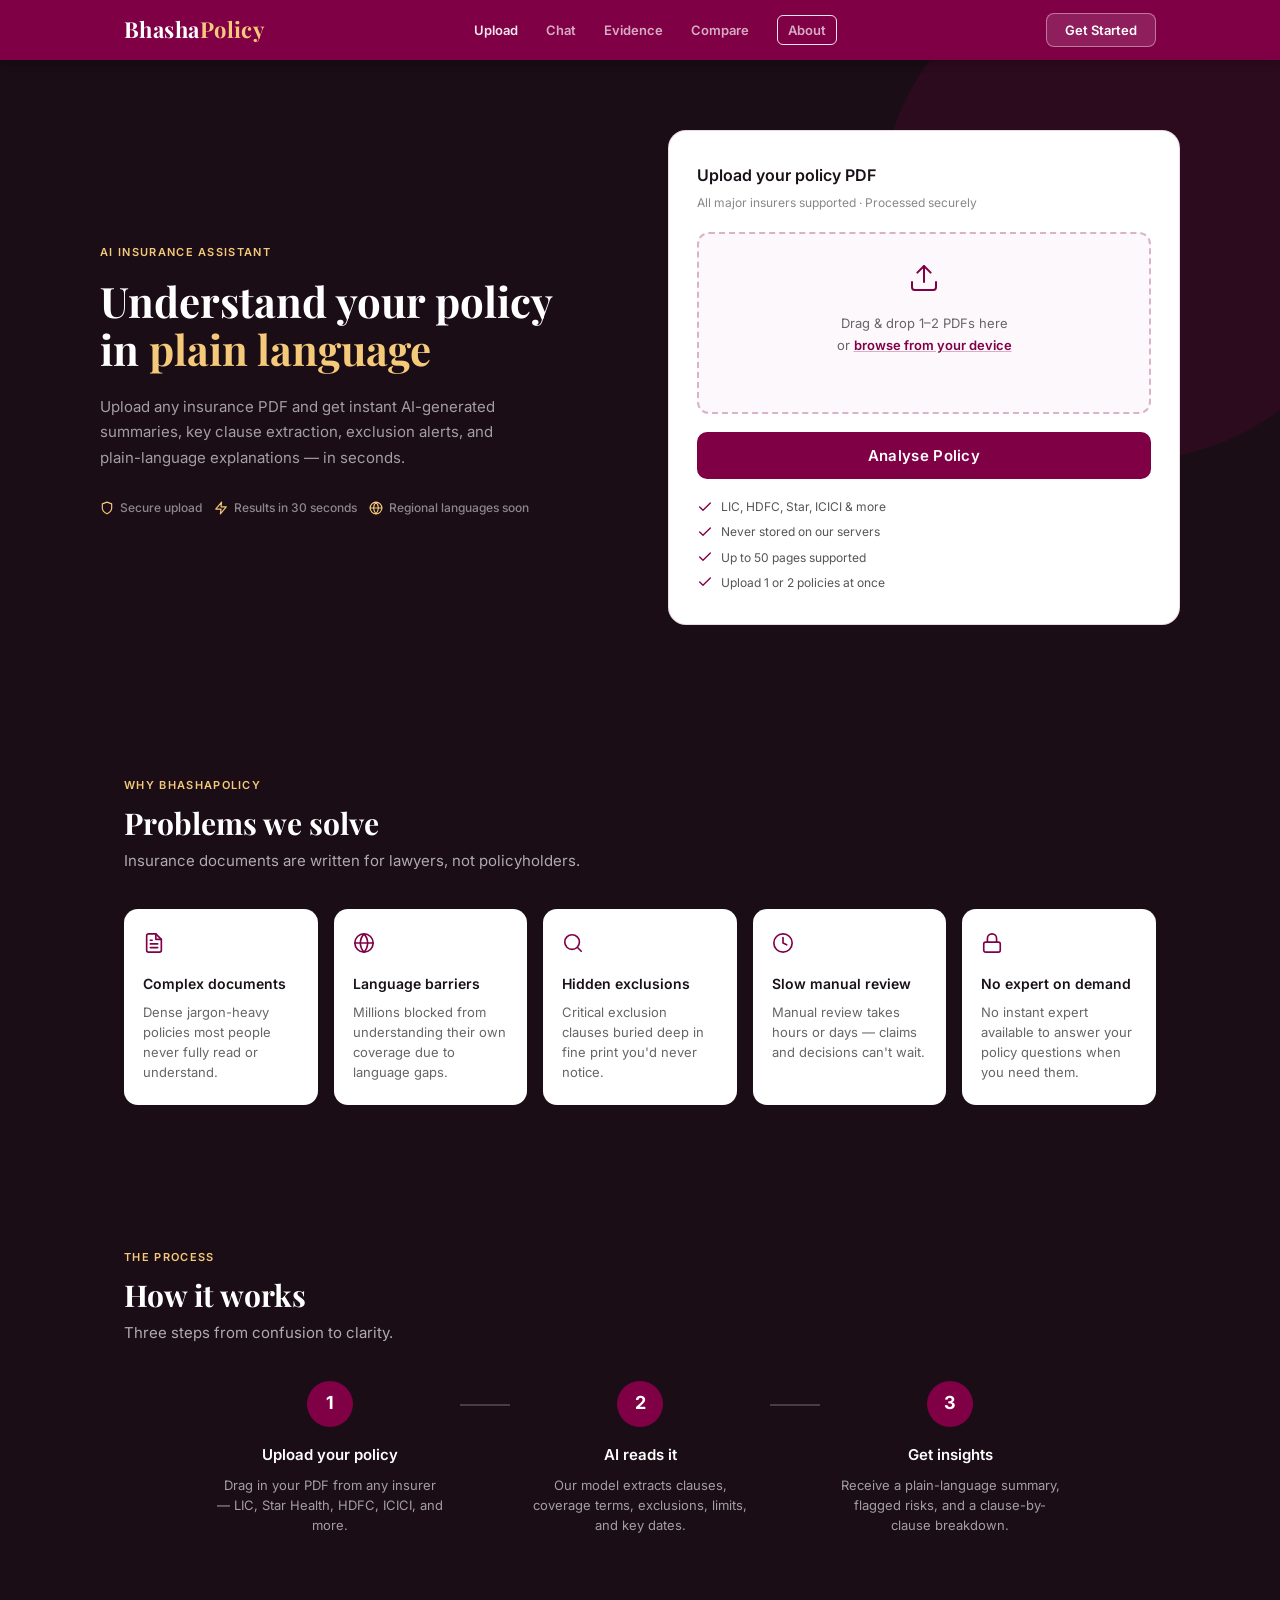
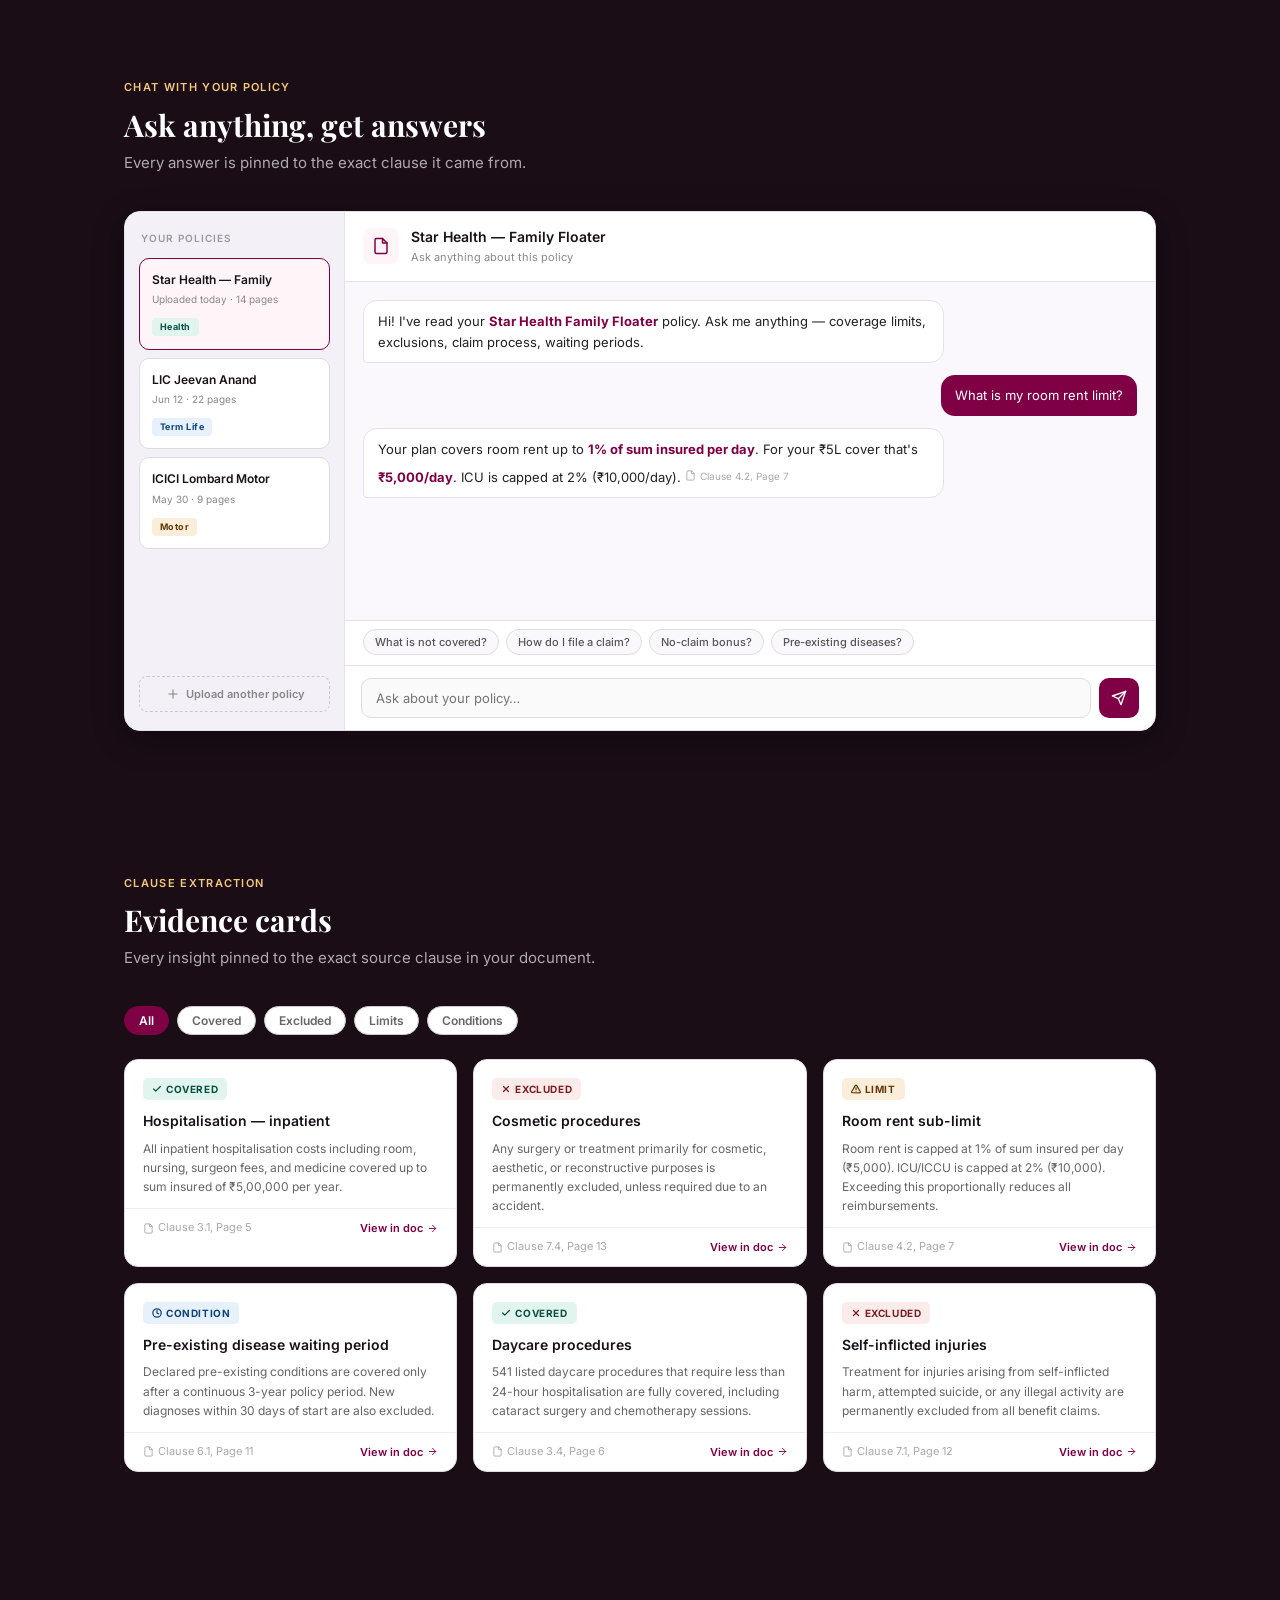
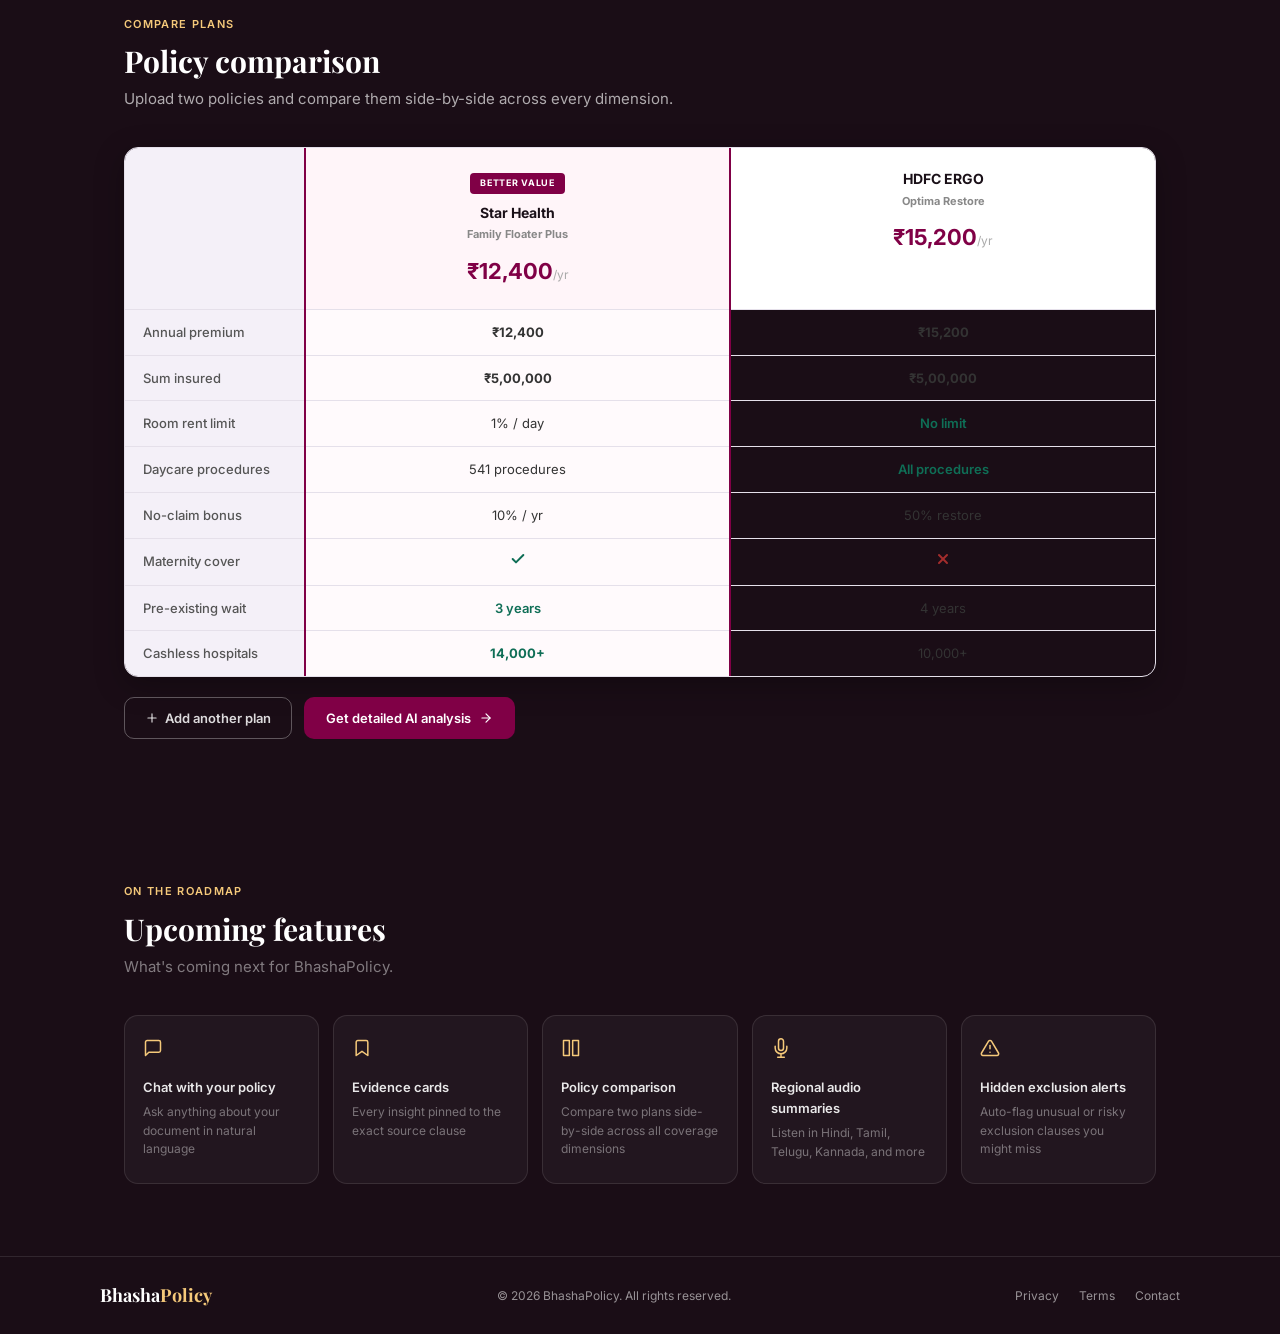
<file: index.html>
<!DOCTYPE html>
<html lang="en">
<head>
  <meta charset="UTF-8">
  <meta name="viewport" content="width=device-width, initial-scale=1.0">
  <title>BhashaPolicy — AI Insurance Assistant</title>
  <link rel="preconnect" href="https://fonts.googleapis.com">
  <link rel="preconnect" href="https://fonts.gstatic.com" crossorigin>
  <link href="https://fonts.googleapis.com/css2?family=Playfair+Display:wght@600;700&family=Inter:wght@400;500;600&display=swap" rel="stylesheet">
  <link rel="stylesheet" href="style.css">
</head>
<body>

  <!-- ───────────── HEADER ───────────── -->
  <header class="header">
    <div class="header-inner">
      <div class="logo">Bhasha<span>Policy</span></div>
      <nav class="nav">
        <a href="#upload-section" class="nav-link">Upload</a>
        <a href="#chat-section" class="nav-link">Chat</a>
        <a href="#evidence-section" class="nav-link">Evidence</a>
        <a href="#compare-section" class="nav-link">Compare</a>
        <a href="#" class="nav-link">About</a>
      </nav>
      <button class="nav-cta" onclick="document.getElementById('upload-section').scrollIntoView({behavior:'smooth'})">
        Get Started
      </button>
      <button class="hamburger" id="hamburger" aria-label="Open menu">
        <span></span><span></span><span></span>
      </button>
    </div>
  </header>

  <!-- Mobile Nav -->
  <div class="mobile-nav" id="mobileNav">
    <a href="#upload-section" class="mobile-nav-link">Upload</a>
    <a href="#chat-section" class="mobile-nav-link">Chat</a>
    <a href="#evidence-section" class="mobile-nav-link">Evidence</a>
    <a href="#compare-section" class="mobile-nav-link">Compare</a>
    <a href="#" class="mobile-nav-link">About</a>
  </div>

  <!-- ───────────── HERO ───────────── -->
  <section class="hero">
    <div class="hero-bg-glow"></div>
    <div class="hero-inner">
      <div class="hero-text">
        <span class="eyebrow">AI Insurance Assistant</span>
        <h1 class="hero-title">Understand your policy<br>in <em>plain language</em></h1>
        <p class="hero-sub">
          Upload any insurance PDF and get instant AI-generated summaries,
          key clause extraction, exclusion alerts, and plain-language
          explanations — in seconds.
        </p>
        <div class="trust-row">
          <div class="trust-pill">
            <svg width="14" height="14" viewBox="0 0 24 24" fill="none" stroke="currentColor" stroke-width="2" stroke-linecap="round" stroke-linejoin="round" aria-hidden="true"><path d="M12 22s8-4 8-10V5l-8-3-8 3v7c0 6 8 10 8 10z"/></svg>
            Secure upload
          </div>
          <div class="trust-pill">
            <svg width="14" height="14" viewBox="0 0 24 24" fill="none" stroke="currentColor" stroke-width="2" stroke-linecap="round" stroke-linejoin="round" aria-hidden="true"><polygon points="13 2 3 14 12 14 11 22 21 10 12 10 13 2"/></svg>
            Results in 30 seconds
          </div>
          <div class="trust-pill">
            <svg width="14" height="14" viewBox="0 0 24 24" fill="none" stroke="currentColor" stroke-width="2" stroke-linecap="round" stroke-linejoin="round" aria-hidden="true"><circle cx="12" cy="12" r="10"/><line x1="2" y1="12" x2="22" y2="12"/><path d="M12 2a15.3 15.3 0 0 1 4 10 15.3 15.3 0 0 1-4 10 15.3 15.3 0 0 1-4-10 15.3 15.3 0 0 1 4-10z"/></svg>
            Regional languages soon
          </div>
        </div>
      </div>

      <!-- Upload Card -->
      <div class="upload-card" id="upload-section">
        <div class="upload-card-header">
          <div class="upload-card-title">Upload your policy PDF</div>
          <div class="upload-card-sub">All major insurers supported · Processed securely</div>
        </div>
        <div class="drop-zone" id="dropZone" role="button" tabindex="0" aria-label="Upload PDF area">
          <div class="drop-icon">
            <svg width="32" height="32" viewBox="0 0 24 24" fill="none" stroke="#800046" stroke-width="1.5" stroke-linecap="round" stroke-linejoin="round" aria-hidden="true"><path d="M21 15v4a2 2 0 0 1-2 2H5a2 2 0 0 1-2-2v-4"/><polyline points="17 8 12 3 7 8"/><line x1="12" y1="3" x2="12" y2="15"/></svg>
          </div>
          <p class="drop-label">
            Drag &amp; drop 1–2 PDFs here<br>
            or <button class="browse-btn" id="browseBtn">browse from your device</button>
          </p>
          <p class="file-name" id="fileName"></p>
          <input type="file" id="fileInput" accept=".pdf" multiple aria-label="Select up to two PDF files">
        </div>
        <p class="api-status" id="apiStatusMsg" style="display:none;"></p>
        <button class="analyze-btn" id="analyzeBtn">Analyse Policy</button>
        <div class="upload-features">
          <div class="upload-feature">
            <svg width="16" height="16" viewBox="0 0 24 24" fill="none" stroke="#800046" stroke-width="2" stroke-linecap="round" stroke-linejoin="round" aria-hidden="true"><polyline points="20 6 9 17 4 12"/></svg>
            LIC, HDFC, Star, ICICI & more
          </div>
          <div class="upload-feature">
            <svg width="16" height="16" viewBox="0 0 24 24" fill="none" stroke="#800046" stroke-width="2" stroke-linecap="round" stroke-linejoin="round" aria-hidden="true"><polyline points="20 6 9 17 4 12"/></svg>
            Never stored on our servers
          </div>
          <div class="upload-feature">
            <svg width="16" height="16" viewBox="0 0 24 24" fill="none" stroke="#800046" stroke-width="2" stroke-linecap="round" stroke-linejoin="round" aria-hidden="true"><polyline points="20 6 9 17 4 12"/></svg>
            Up to 50 pages supported
          </div>
          <div class="upload-feature">
            <svg width="16" height="16" viewBox="0 0 24 24" fill="none" stroke="#800046" stroke-width="2" stroke-linecap="round" stroke-linejoin="round" aria-hidden="true"><polyline points="20 6 9 17 4 12"/></svg>
            Upload 1 or 2 policies at once
          </div>
        </div>
      </div>
    </div>
  </section>

  <!-- ───────────── PROBLEMS ───────────── -->
  <section class="problems-section">
    <div class="container">
      <div class="section-label">Why BhashaPolicy</div>
      <h2 class="section-title">Problems we solve</h2>
      <p class="section-sub">Insurance documents are written for lawyers, not policyholders.</p>
      <div class="prob-grid">
        <div class="prob-card">
          <div class="prob-icon">
            <svg width="22" height="22" viewBox="0 0 24 24" fill="none" stroke="#800046" stroke-width="1.8" stroke-linecap="round" stroke-linejoin="round" aria-hidden="true"><path d="M14 2H6a2 2 0 0 0-2 2v16a2 2 0 0 0 2 2h12a2 2 0 0 0 2-2V8z"/><polyline points="14 2 14 8 20 8"/><line x1="16" y1="13" x2="8" y2="13"/><line x1="16" y1="17" x2="8" y2="17"/><polyline points="10 9 9 9 8 9"/></svg>
          </div>
          <h3 class="prob-title">Complex documents</h3>
          <p class="prob-text">Dense jargon-heavy policies most people never fully read or understand.</p>
        </div>
        <div class="prob-card">
          <div class="prob-icon">
            <svg width="22" height="22" viewBox="0 0 24 24" fill="none" stroke="#800046" stroke-width="1.8" stroke-linecap="round" stroke-linejoin="round" aria-hidden="true"><circle cx="12" cy="12" r="10"/><line x1="2" y1="12" x2="22" y2="12"/><path d="M12 2a15.3 15.3 0 0 1 4 10 15.3 15.3 0 0 1-4 10 15.3 15.3 0 0 1-4-10 15.3 15.3 0 0 1 4-10z"/></svg>
          </div>
          <h3 class="prob-title">Language barriers</h3>
          <p class="prob-text">Millions blocked from understanding their own coverage due to language gaps.</p>
        </div>
        <div class="prob-card">
          <div class="prob-icon">
            <svg width="22" height="22" viewBox="0 0 24 24" fill="none" stroke="#800046" stroke-width="1.8" stroke-linecap="round" stroke-linejoin="round" aria-hidden="true"><circle cx="11" cy="11" r="8"/><line x1="21" y1="21" x2="16.65" y2="16.65"/></svg>
          </div>
          <h3 class="prob-title">Hidden exclusions</h3>
          <p class="prob-text">Critical exclusion clauses buried deep in fine print you'd never notice.</p>
        </div>
        <div class="prob-card">
          <div class="prob-icon">
            <svg width="22" height="22" viewBox="0 0 24 24" fill="none" stroke="#800046" stroke-width="1.8" stroke-linecap="round" stroke-linejoin="round" aria-hidden="true"><circle cx="12" cy="12" r="10"/><polyline points="12 6 12 12 16 14"/></svg>
          </div>
          <h3 class="prob-title">Slow manual review</h3>
          <p class="prob-text">Manual review takes hours or days — claims and decisions can't wait.</p>
        </div>
        <div class="prob-card">
          <div class="prob-icon">
            <svg width="22" height="22" viewBox="0 0 24 24" fill="none" stroke="#800046" stroke-width="1.8" stroke-linecap="round" stroke-linejoin="round" aria-hidden="true"><rect x="3" y="11" width="18" height="11" rx="2" ry="2"/><path d="M7 11V7a5 5 0 0 1 10 0v4"/></svg>
          </div>
          <h3 class="prob-title">No expert on demand</h3>
          <p class="prob-text">No instant expert available to answer your policy questions when you need them.</p>
        </div>
      </div>
    </div>
  </section>

  <!-- ───────────── HOW IT WORKS ───────────── -->
  <section class="how-section">
    <div class="container">
      <div class="section-label">The process</div>
      <h2 class="section-title">How it works</h2>
      <p class="section-sub">Three steps from confusion to clarity.</p>
      <div class="steps-row">
        <div class="step-item">
          <div class="step-num">1</div>
          <h3 class="step-title">Upload your policy</h3>
          <p class="step-desc">Drag in your PDF from any insurer — LIC, Star Health, HDFC, ICICI, and more.</p>
        </div>
        <div class="step-connector" aria-hidden="true"></div>
        <div class="step-item">
          <div class="step-num">2</div>
          <h3 class="step-title">AI reads it</h3>
          <p class="step-desc">Our model extracts clauses, coverage terms, exclusions, limits, and key dates.</p>
        </div>
        <div class="step-connector" aria-hidden="true"></div>
        <div class="step-item">
          <div class="step-num">3</div>
          <h3 class="step-title">Get insights</h3>
          <p class="step-desc">Receive a plain-language summary, flagged risks, and a clause-by-clause breakdown.</p>
        </div>
      </div>
    </div>
  </section>

  <!-- ───────────── CHAT SECTION ───────────── -->
  <section class="chat-section" id="chat-section">
    <div class="container">
      <div class="section-label">Chat with your policy</div>
      <h2 class="section-title">Ask anything, get answers</h2>
      <p class="section-sub">Every answer is pinned to the exact clause it came from.</p>

      <div class="summary-card" id="summaryCard" style="display:none;">
        <div class="summary-card-top">
          <span class="summary-badge badge-health" id="summaryBadge">Health</span>
          <div>
            <div class="summary-title" id="summaryTitle">Policy name</div>
            <div class="summary-meta" id="summaryMeta">— pages · Insurer</div>
          </div>
        </div>
        <p class="summary-text" id="summaryText">Summary will appear here after analysis.</p>
        <div class="summary-stats" id="summaryStats"></div>
      </div>

      <div class="chat-layout">
        <!-- Sidebar -->
        <aside class="chat-sidebar">
          <div class="sidebar-label">Your policies</div>
          <div id="docCardList">
            <div class="doc-card active" data-policy="star" tabindex="0" role="button" aria-pressed="true">
              <div class="doc-name">Star Health — Family</div>
              <div class="doc-meta">Uploaded today · 14 pages</div>
              <span class="doc-badge badge-health">Health</span>
            </div>
            <div class="doc-card" data-policy="lic" tabindex="0" role="button" aria-pressed="false">
              <div class="doc-name">LIC Jeevan Anand</div>
              <div class="doc-meta">Jun 12 · 22 pages</div>
              <span class="doc-badge badge-term">Term Life</span>
            </div>
            <div class="doc-card" data-policy="icici" tabindex="0" role="button" aria-pressed="false">
              <div class="doc-name">ICICI Lombard Motor</div>
              <div class="doc-meta">May 30 · 9 pages</div>
              <span class="doc-badge badge-motor">Motor</span>
            </div>
          </div>
          <button class="upload-more-btn" onclick="document.getElementById('upload-section').scrollIntoView({behavior:'smooth'})">
            <svg width="14" height="14" viewBox="0 0 24 24" fill="none" stroke="currentColor" stroke-width="2" stroke-linecap="round" stroke-linejoin="round" aria-hidden="true"><line x1="12" y1="5" x2="12" y2="19"/><line x1="5" y1="12" x2="19" y2="12"/></svg>
            Upload another policy
          </button>
        </aside>

        <!-- Chat Window -->
        <div class="chat-window">
          <div class="chat-topbar">
            <div class="chat-doc-icon" aria-hidden="true">
              <svg width="18" height="18" viewBox="0 0 24 24" fill="none" stroke="#800046" stroke-width="2" stroke-linecap="round" stroke-linejoin="round"><path d="M14 2H6a2 2 0 0 0-2 2v16a2 2 0 0 0 2 2h12a2 2 0 0 0 2-2V8z"/><polyline points="14 2 14 8 20 8"/></svg>
            </div>
            <div>
              <div class="chat-doc-name" id="chatDocName">Star Health — Family Floater</div>
              <div class="chat-doc-sub">Ask anything about this policy</div>
            </div>
          </div>

          <div class="chat-messages" id="chatMessages" aria-live="polite" aria-label="Chat messages">
            <div class="msg msg-bot">
              Hi! I've read your <strong>Star Health Family Floater</strong> policy. Ask me anything — coverage limits, exclusions, claim process, waiting periods.
            </div>
            <div class="msg msg-user">What is my room rent limit?</div>
            <div class="msg msg-bot">
              Your plan covers room rent up to <strong>1% of sum insured per day</strong>. For your ₹5L cover that's <strong>₹5,000/day</strong>. ICU is capped at 2% (₹10,000/day).
              <div class="msg-source">
                <svg width="11" height="11" viewBox="0 0 24 24" fill="none" stroke="currentColor" stroke-width="2" stroke-linecap="round" stroke-linejoin="round" aria-hidden="true"><path d="M14 2H6a2 2 0 0 0-2 2v16a2 2 0 0 0 2 2h12a2 2 0 0 0 2-2V8z"/><polyline points="14 2 14 8 20 8"/></svg>
                Clause 4.2, Page 7
              </div>
            </div>
          </div>

          <div class="quick-chips" id="quickChips">
            <button class="chip" data-q="What is not covered?">What is not covered?</button>
            <button class="chip" data-q="How do I file a claim?">How do I file a claim?</button>
            <button class="chip" data-q="What is the no-claim bonus?">No-claim bonus?</button>
            <button class="chip" data-q="Are pre-existing diseases covered?">Pre-existing diseases?</button>
          </div>

          <div class="chat-input-row">
            <input
              type="text"
              id="chatInput"
              class="chat-input"
              placeholder="Ask about your policy…"
              autocomplete="off"
            >
            <button class="send-btn" id="sendBtn" aria-label="Send message">
              <svg width="16" height="16" viewBox="0 0 24 24" fill="none" stroke="currentColor" stroke-width="2" stroke-linecap="round" stroke-linejoin="round" aria-hidden="true"><line x1="22" y1="2" x2="11" y2="13"/><polygon points="22 2 15 22 11 13 2 9 22 2"/></svg>
            </button>
          </div>
        </div>
      </div>
    </div>
  </section>

  <!-- ───────────── EVIDENCE CARDS ───────────── -->
  <section class="evidence-section" id="evidence-section">
    <div class="container">
      <div class="section-label">Clause extraction</div>
      <h2 class="section-title">Evidence cards</h2>
      <p class="section-sub">Every insight pinned to the exact source clause in your document.</p>

      <div class="ev-filters" role="group" aria-label="Filter evidence cards">
        <button class="ev-filter active" data-filter="all">All</button>
        <button class="ev-filter" data-filter="covered">Covered</button>
        <button class="ev-filter" data-filter="excluded">Excluded</button>
        <button class="ev-filter" data-filter="limit">Limits</button>
        <button class="ev-filter" data-filter="condition">Conditions</button>
      </div>

      <div class="ev-grid" id="evGrid">

        <article class="ev-card" data-type="covered">
          <div class="ev-card-top">
            <span class="ev-tag tag-covered">
              <svg width="10" height="10" viewBox="0 0 24 24" fill="none" stroke="currentColor" stroke-width="3" stroke-linecap="round" stroke-linejoin="round" aria-hidden="true"><polyline points="20 6 9 17 4 12"/></svg>
              Covered
            </span>
            <h3 class="ev-clause-title">Hospitalisation — inpatient</h3>
            <p class="ev-clause-text">All inpatient hospitalisation costs including room, nursing, surgeon fees, and medicine covered up to sum insured of ₹5,00,000 per year.</p>
          </div>
          <div class="ev-card-bottom">
            <div class="ev-source">
              <svg width="11" height="11" viewBox="0 0 24 24" fill="none" stroke="currentColor" stroke-width="2" stroke-linecap="round" stroke-linejoin="round" aria-hidden="true"><path d="M14 2H6a2 2 0 0 0-2 2v16a2 2 0 0 0 2 2h12a2 2 0 0 0 2-2V8z"/><polyline points="14 2 14 8 20 8"/></svg>
              Clause 3.1, Page 5
            </div>
            <button class="ev-action">View in doc
              <svg width="11" height="11" viewBox="0 0 24 24" fill="none" stroke="currentColor" stroke-width="2" stroke-linecap="round" stroke-linejoin="round" aria-hidden="true"><line x1="5" y1="12" x2="19" y2="12"/><polyline points="12 5 19 12 12 19"/></svg>
            </button>
          </div>
        </article>

        <article class="ev-card" data-type="excluded">
          <div class="ev-card-top">
            <span class="ev-tag tag-excluded">
              <svg width="10" height="10" viewBox="0 0 24 24" fill="none" stroke="currentColor" stroke-width="3" stroke-linecap="round" stroke-linejoin="round" aria-hidden="true"><line x1="18" y1="6" x2="6" y2="18"/><line x1="6" y1="6" x2="18" y2="18"/></svg>
              Excluded
            </span>
            <h3 class="ev-clause-title">Cosmetic procedures</h3>
            <p class="ev-clause-text">Any surgery or treatment primarily for cosmetic, aesthetic, or reconstructive purposes is permanently excluded, unless required due to an accident.</p>
          </div>
          <div class="ev-card-bottom">
            <div class="ev-source">
              <svg width="11" height="11" viewBox="0 0 24 24" fill="none" stroke="currentColor" stroke-width="2" stroke-linecap="round" stroke-linejoin="round" aria-hidden="true"><path d="M14 2H6a2 2 0 0 0-2 2v16a2 2 0 0 0 2 2h12a2 2 0 0 0 2-2V8z"/><polyline points="14 2 14 8 20 8"/></svg>
              Clause 7.4, Page 13
            </div>
            <button class="ev-action">View in doc
              <svg width="11" height="11" viewBox="0 0 24 24" fill="none" stroke="currentColor" stroke-width="2" stroke-linecap="round" stroke-linejoin="round" aria-hidden="true"><line x1="5" y1="12" x2="19" y2="12"/><polyline points="12 5 19 12 12 19"/></svg>
            </button>
          </div>
        </article>

        <article class="ev-card" data-type="limit">
          <div class="ev-card-top">
            <span class="ev-tag tag-limit">
              <svg width="10" height="10" viewBox="0 0 24 24" fill="none" stroke="currentColor" stroke-width="3" stroke-linecap="round" stroke-linejoin="round" aria-hidden="true"><path d="M10.29 3.86L1.82 18a2 2 0 0 0 1.71 3h16.94a2 2 0 0 0 1.71-3L13.71 3.86a2 2 0 0 0-3.42 0z"/><line x1="12" y1="9" x2="12" y2="13"/><line x1="12" y1="17" x2="12.01" y2="17"/></svg>
              Limit
            </span>
            <h3 class="ev-clause-title">Room rent sub-limit</h3>
            <p class="ev-clause-text">Room rent is capped at 1% of sum insured per day (₹5,000). ICU/ICCU is capped at 2% (₹10,000). Exceeding this proportionally reduces all reimbursements.</p>
          </div>
          <div class="ev-card-bottom">
            <div class="ev-source">
              <svg width="11" height="11" viewBox="0 0 24 24" fill="none" stroke="currentColor" stroke-width="2" stroke-linecap="round" stroke-linejoin="round" aria-hidden="true"><path d="M14 2H6a2 2 0 0 0-2 2v16a2 2 0 0 0 2 2h12a2 2 0 0 0 2-2V8z"/><polyline points="14 2 14 8 20 8"/></svg>
              Clause 4.2, Page 7
            </div>
            <button class="ev-action">View in doc
              <svg width="11" height="11" viewBox="0 0 24 24" fill="none" stroke="currentColor" stroke-width="2" stroke-linecap="round" stroke-linejoin="round" aria-hidden="true"><line x1="5" y1="12" x2="19" y2="12"/><polyline points="12 5 19 12 12 19"/></svg>
            </button>
          </div>
        </article>

        <article class="ev-card" data-type="condition">
          <div class="ev-card-top">
            <span class="ev-tag tag-condition">
              <svg width="10" height="10" viewBox="0 0 24 24" fill="none" stroke="currentColor" stroke-width="3" stroke-linecap="round" stroke-linejoin="round" aria-hidden="true"><circle cx="12" cy="12" r="10"/><polyline points="12 6 12 12 16 14"/></svg>
              Condition
            </span>
            <h3 class="ev-clause-title">Pre-existing disease waiting period</h3>
            <p class="ev-clause-text">Declared pre-existing conditions are covered only after a continuous 3-year policy period. New diagnoses within 30 days of start are also excluded.</p>
          </div>
          <div class="ev-card-bottom">
            <div class="ev-source">
              <svg width="11" height="11" viewBox="0 0 24 24" fill="none" stroke="currentColor" stroke-width="2" stroke-linecap="round" stroke-linejoin="round" aria-hidden="true"><path d="M14 2H6a2 2 0 0 0-2 2v16a2 2 0 0 0 2 2h12a2 2 0 0 0 2-2V8z"/><polyline points="14 2 14 8 20 8"/></svg>
              Clause 6.1, Page 11
            </div>
            <button class="ev-action">View in doc
              <svg width="11" height="11" viewBox="0 0 24 24" fill="none" stroke="currentColor" stroke-width="2" stroke-linecap="round" stroke-linejoin="round" aria-hidden="true"><line x1="5" y1="12" x2="19" y2="12"/><polyline points="12 5 19 12 12 19"/></svg>
            </button>
          </div>
        </article>

        <article class="ev-card" data-type="covered">
          <div class="ev-card-top">
            <span class="ev-tag tag-covered">
              <svg width="10" height="10" viewBox="0 0 24 24" fill="none" stroke="currentColor" stroke-width="3" stroke-linecap="round" stroke-linejoin="round" aria-hidden="true"><polyline points="20 6 9 17 4 12"/></svg>
              Covered
            </span>
            <h3 class="ev-clause-title">Daycare procedures</h3>
            <p class="ev-clause-text">541 listed daycare procedures that require less than 24-hour hospitalisation are fully covered, including cataract surgery and chemotherapy sessions.</p>
          </div>
          <div class="ev-card-bottom">
            <div class="ev-source">
              <svg width="11" height="11" viewBox="0 0 24 24" fill="none" stroke="currentColor" stroke-width="2" stroke-linecap="round" stroke-linejoin="round" aria-hidden="true"><path d="M14 2H6a2 2 0 0 0-2 2v16a2 2 0 0 0 2 2h12a2 2 0 0 0 2-2V8z"/><polyline points="14 2 14 8 20 8"/></svg>
              Clause 3.4, Page 6
            </div>
            <button class="ev-action">View in doc
              <svg width="11" height="11" viewBox="0 0 24 24" fill="none" stroke="currentColor" stroke-width="2" stroke-linecap="round" stroke-linejoin="round" aria-hidden="true"><line x1="5" y1="12" x2="19" y2="12"/><polyline points="12 5 19 12 12 19"/></svg>
            </button>
          </div>
        </article>

        <article class="ev-card" data-type="excluded">
          <div class="ev-card-top">
            <span class="ev-tag tag-excluded">
              <svg width="10" height="10" viewBox="0 0 24 24" fill="none" stroke="currentColor" stroke-width="3" stroke-linecap="round" stroke-linejoin="round" aria-hidden="true"><line x1="18" y1="6" x2="6" y2="18"/><line x1="6" y1="6" x2="18" y2="18"/></svg>
              Excluded
            </span>
            <h3 class="ev-clause-title">Self-inflicted injuries</h3>
            <p class="ev-clause-text">Treatment for injuries arising from self-inflicted harm, attempted suicide, or any illegal activity are permanently excluded from all benefit claims.</p>
          </div>
          <div class="ev-card-bottom">
            <div class="ev-source">
              <svg width="11" height="11" viewBox="0 0 24 24" fill="none" stroke="currentColor" stroke-width="2" stroke-linecap="round" stroke-linejoin="round" aria-hidden="true"><path d="M14 2H6a2 2 0 0 0-2 2v16a2 2 0 0 0 2 2h12a2 2 0 0 0 2-2V8z"/><polyline points="14 2 14 8 20 8"/></svg>
              Clause 7.1, Page 12
            </div>
            <button class="ev-action">View in doc
              <svg width="11" height="11" viewBox="0 0 24 24" fill="none" stroke="currentColor" stroke-width="2" stroke-linecap="round" stroke-linejoin="round" aria-hidden="true"><line x1="5" y1="12" x2="19" y2="12"/><polyline points="12 5 19 12 12 19"/></svg>
            </button>
          </div>
        </article>

      </div>
    </div>
  </section>

  <!-- ───────────── POLICY COMPARISON ───────────── -->
  <section class="compare-section" id="compare-section">
    <div class="container">
      <div class="section-label">Compare plans</div>
      <h2 class="section-title">Policy comparison</h2>
      <p class="section-sub" id="compareSub">Upload two policies and compare them side-by-side across every dimension.</p>

      <div class="compare-table-wrap">
        <table class="compare-table" role="table" aria-label="Policy comparison table">
          <thead>
            <tr id="compareTheadRow">
              <th class="compare-th-label"></th>
              <th class="compare-th featured">
                <div class="compare-badge">Better value</div>
                <div class="compare-insurer">Star Health</div>
                <div class="compare-plan">Family Floater Plus</div>
                <div class="compare-premium">₹12,400<span class="compare-premium-sub">/yr</span></div>
              </th>
              <th class="compare-th">
                <div class="compare-insurer">HDFC ERGO</div>
                <div class="compare-plan">Optima Restore</div>
                <div class="compare-premium">₹15,200<span class="compare-premium-sub">/yr</span></div>
              </th>
            </tr>
          </thead>
          <tbody id="compareTbody">
            <tr>
              <td class="compare-row-label">Annual premium</td>
              <td class="compare-cell featured"><strong>₹12,400</strong></td>
              <td class="compare-cell"><strong>₹15,200</strong></td>
            </tr>
            <tr>
              <td class="compare-row-label">Sum insured</td>
              <td class="compare-cell featured"><strong>₹5,00,000</strong></td>
              <td class="compare-cell"><strong>₹5,00,000</strong></td>
            </tr>
            <tr>
              <td class="compare-row-label">Room rent limit</td>
              <td class="compare-cell featured">1% / day</td>
              <td class="compare-cell compare-better">No limit</td>
            </tr>
            <tr>
              <td class="compare-row-label">Daycare procedures</td>
              <td class="compare-cell featured">541 procedures</td>
              <td class="compare-cell compare-better">All procedures</td>
            </tr>
            <tr>
              <td class="compare-row-label">No-claim bonus</td>
              <td class="compare-cell featured">10% / yr</td>
              <td class="compare-cell">50% restore</td>
            </tr>
            <tr>
              <td class="compare-row-label">Maternity cover</td>
              <td class="compare-cell featured">
                <span class="compare-yes">
                  <svg width="16" height="16" viewBox="0 0 24 24" fill="none" stroke="currentColor" stroke-width="3" stroke-linecap="round" stroke-linejoin="round" aria-label="Yes"><polyline points="20 6 9 17 4 12"/></svg>
                </span>
              </td>
              <td class="compare-cell">
                <span class="compare-no">
                  <svg width="16" height="16" viewBox="0 0 24 24" fill="none" stroke="currentColor" stroke-width="3" stroke-linecap="round" stroke-linejoin="round" aria-label="No"><line x1="18" y1="6" x2="6" y2="18"/><line x1="6" y1="6" x2="18" y2="18"/></svg>
                </span>
              </td>
            </tr>
            <tr>
              <td class="compare-row-label">Pre-existing wait</td>
              <td class="compare-cell featured compare-better">3 years</td>
              <td class="compare-cell">4 years</td>
            </tr>
            <tr>
              <td class="compare-row-label">Cashless hospitals</td>
              <td class="compare-cell featured compare-better"><strong>14,000+</strong></td>
              <td class="compare-cell">10,000+</td>
            </tr>
          </tbody>
        </table>
      </div>

      <div class="compare-actions">
        <button class="compare-btn-outline" id="addPlanBtn">
          <svg width="14" height="14" viewBox="0 0 24 24" fill="none" stroke="currentColor" stroke-width="2" stroke-linecap="round" stroke-linejoin="round" aria-hidden="true"><line x1="12" y1="5" x2="12" y2="19"/><line x1="5" y1="12" x2="19" y2="12"/></svg>
          Add another plan
        </button>
        <button class="compare-btn-primary" onclick="document.getElementById('chat-section').scrollIntoView({behavior:'smooth'})">
          Get detailed AI analysis
          <svg width="14" height="14" viewBox="0 0 24 24" fill="none" stroke="currentColor" stroke-width="2" stroke-linecap="round" stroke-linejoin="round" aria-hidden="true"><line x1="5" y1="12" x2="19" y2="12"/><polyline points="12 5 19 12 12 19"/></svg>
        </button>
      </div>
    </div>
  </section>

  <!-- ───────────── UPCOMING ───────────── -->
  <section class="upcoming-section">
    <div class="container">
      <div class="section-label upcoming-label">On the roadmap</div>
      <h2 class="section-title upcoming-title">Upcoming features</h2>
      <p class="section-sub upcoming-sub">What's coming next for BhashaPolicy.</p>
      <div class="feat-grid">
        <div class="feat-card">
          <div class="feat-icon">
            <svg width="20" height="20" viewBox="0 0 24 24" fill="none" stroke="#f5c97a" stroke-width="1.8" stroke-linecap="round" stroke-linejoin="round" aria-hidden="true"><path d="M21 15a2 2 0 0 1-2 2H7l-4 4V5a2 2 0 0 1 2-2h14a2 2 0 0 1 2 2z"/></svg>
          </div>
          <h3 class="feat-title">Chat with your policy</h3>
          <p class="feat-sub">Ask anything about your document in natural language</p>
        </div>
        <div class="feat-card">
          <div class="feat-icon">
            <svg width="20" height="20" viewBox="0 0 24 24" fill="none" stroke="#f5c97a" stroke-width="1.8" stroke-linecap="round" stroke-linejoin="round" aria-hidden="true"><path d="M19 21l-7-5-7 5V5a2 2 0 0 1 2-2h10a2 2 0 0 1 2 2z"/></svg>
          </div>
          <h3 class="feat-title">Evidence cards</h3>
          <p class="feat-sub">Every insight pinned to the exact source clause</p>
        </div>
        <div class="feat-card">
          <div class="feat-icon">
            <svg width="20" height="20" viewBox="0 0 24 24" fill="none" stroke="#f5c97a" stroke-width="1.8" stroke-linecap="round" stroke-linejoin="round" aria-hidden="true"><rect x="3" y="3" width="7" height="18"/><rect x="14" y="3" width="7" height="18"/></svg>
          </div>
          <h3 class="feat-title">Policy comparison</h3>
          <p class="feat-sub">Compare two plans side-by-side across all coverage dimensions</p>
        </div>
        <div class="feat-card">
          <div class="feat-icon">
            <svg width="20" height="20" viewBox="0 0 24 24" fill="none" stroke="#f5c97a" stroke-width="1.8" stroke-linecap="round" stroke-linejoin="round" aria-hidden="true"><path d="M12 1a3 3 0 0 0-3 3v8a3 3 0 0 0 6 0V4a3 3 0 0 0-3-3z"/><path d="M19 10v2a7 7 0 0 1-14 0v-2"/><line x1="12" y1="19" x2="12" y2="23"/><line x1="8" y1="23" x2="16" y2="23"/></svg>
          </div>
          <h3 class="feat-title">Regional audio summaries</h3>
          <p class="feat-sub">Listen in Hindi, Tamil, Telugu, Kannada, and more</p>
        </div>
        <div class="feat-card">
          <div class="feat-icon">
            <svg width="20" height="20" viewBox="0 0 24 24" fill="none" stroke="#f5c97a" stroke-width="1.8" stroke-linecap="round" stroke-linejoin="round" aria-hidden="true"><path d="M10.29 3.86L1.82 18a2 2 0 0 0 1.71 3h16.94a2 2 0 0 0 1.71-3L13.71 3.86a2 2 0 0 0-3.42 0z"/><line x1="12" y1="9" x2="12" y2="13"/><line x1="12" y1="17" x2="12.01" y2="17"/></svg>
          </div>
          <h3 class="feat-title">Hidden exclusion alerts</h3>
          <p class="feat-sub">Auto-flag unusual or risky exclusion clauses you might miss</p>
        </div>
      </div>
    </div>
  </section>

  <!-- ───────────── FOOTER ───────────── -->
  <footer class="footer">
    <div class="footer-inner">
      <div class="footer-logo">Bhasha<span>Policy</span></div>
      <p class="footer-copy">© 2026 BhashaPolicy. All rights reserved.</p>
      <div class="footer-links">
        <a href="#">Privacy</a>
        <a href="#">Terms</a>
        <a href="#">Contact</a>
      </div>
    </div>
  </footer>

  <script src="script.js"></script>
</body>
</html>
</file>
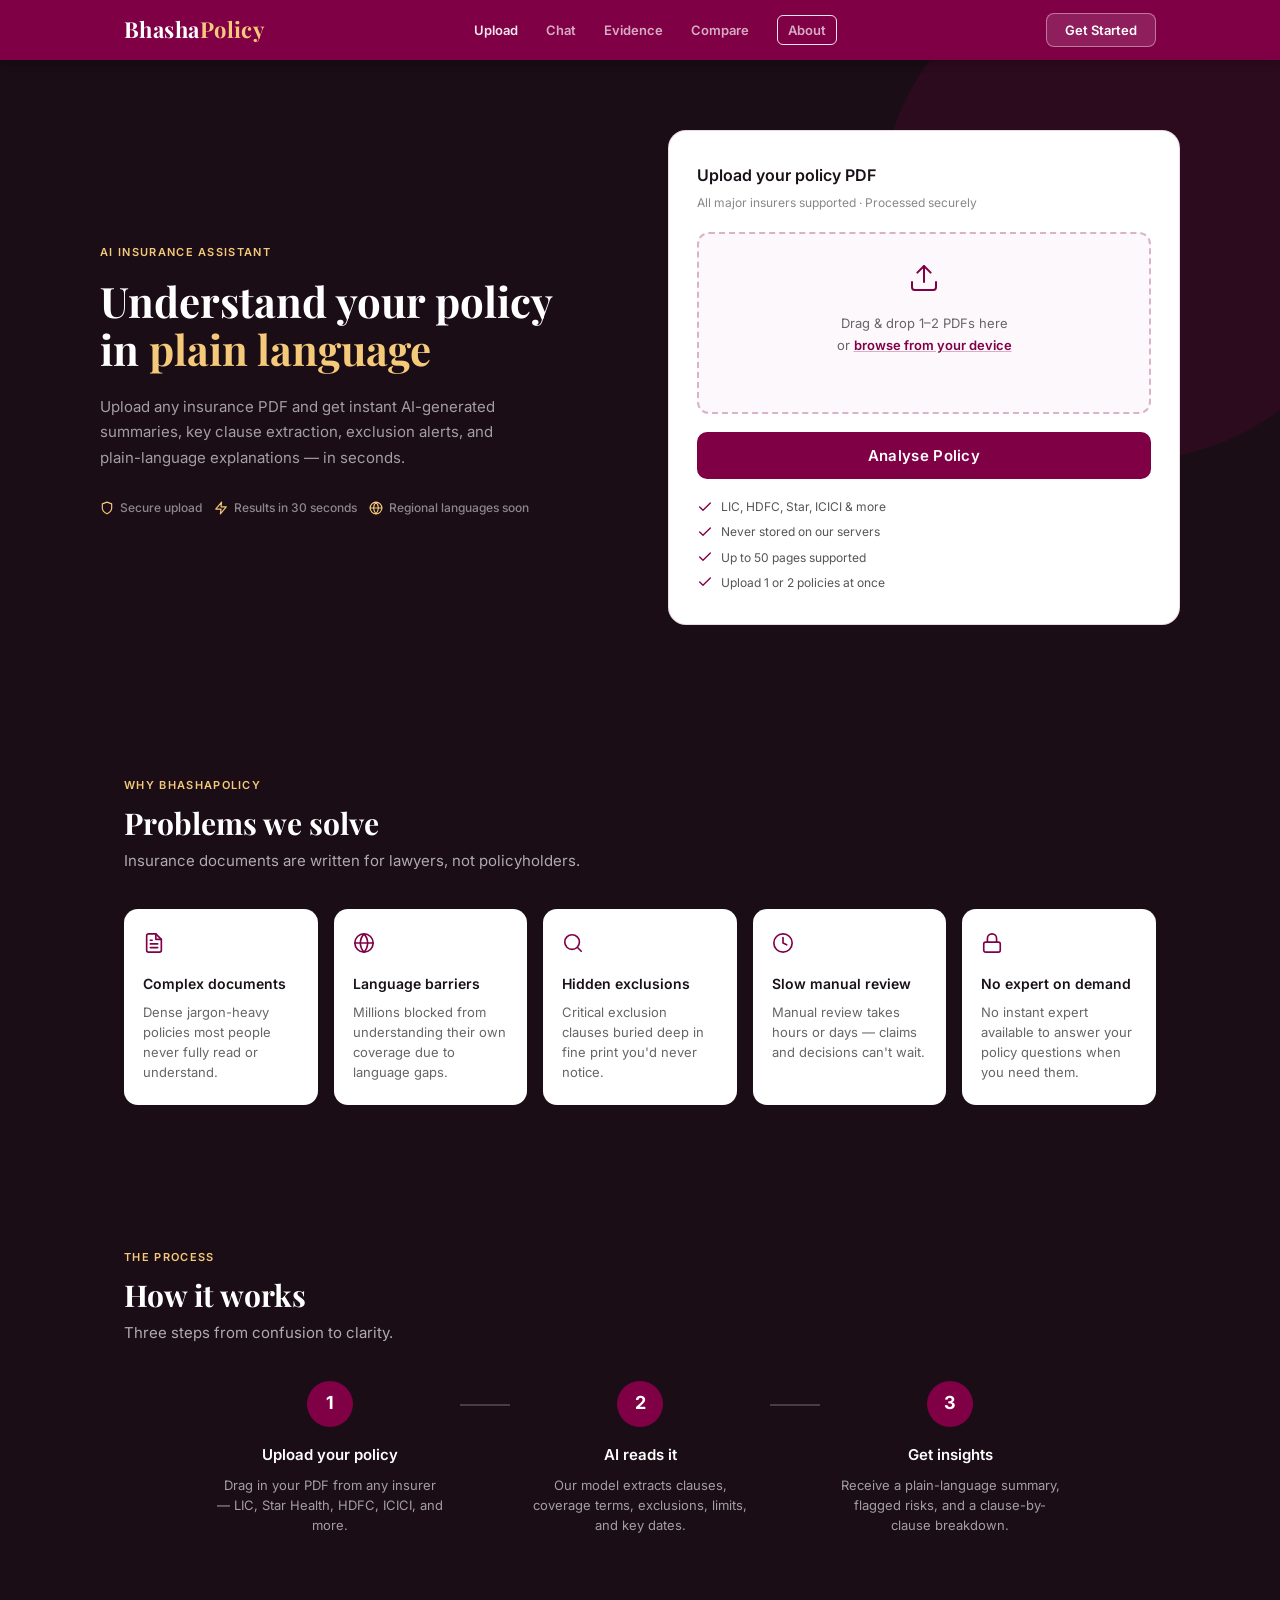
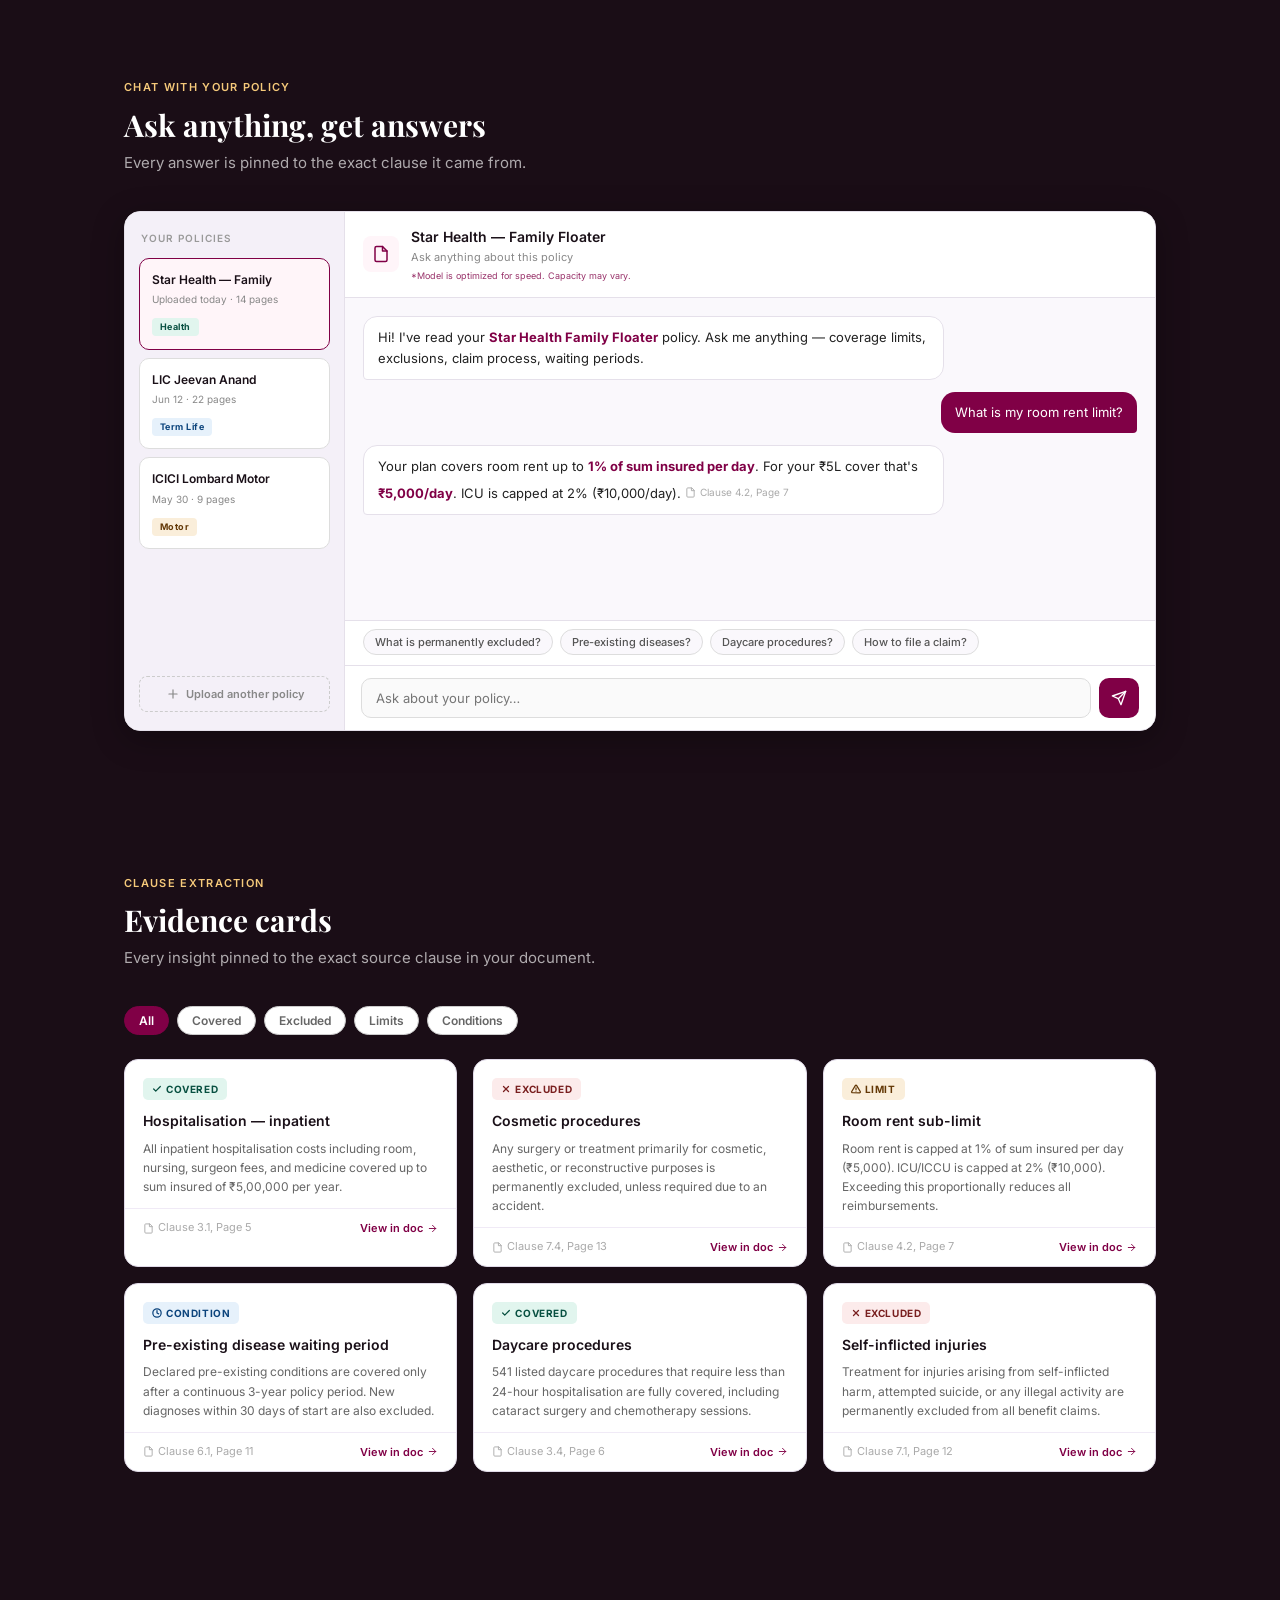
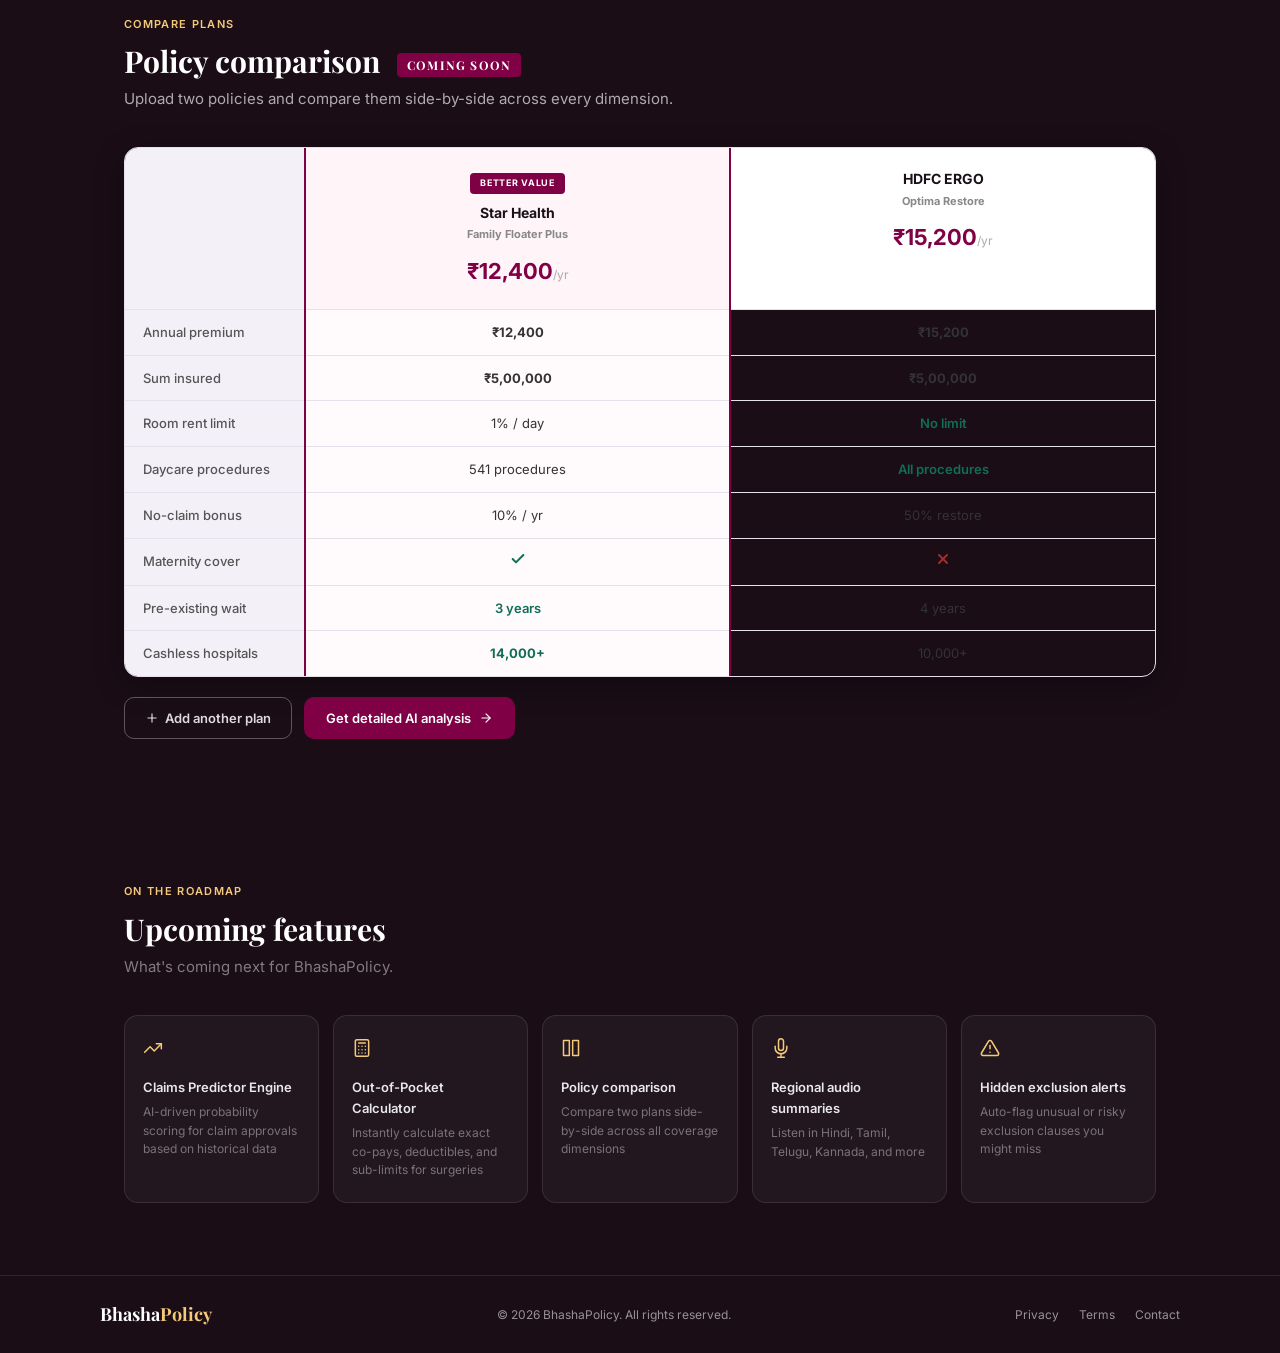
<file: frontend/index.html>
<!DOCTYPE html>
<html lang="en">
<head>
  <meta charset="UTF-8">
  <meta name="viewport" content="width=device-width, initial-scale=1.0">
  <title>BhashaPolicy — AI Insurance Assistant</title>
  <link rel="preconnect" href="https://fonts.googleapis.com">
  <link rel="preconnect" href="https://fonts.gstatic.com" crossorigin>
  <link href="https://fonts.googleapis.com/css2?family=Playfair+Display:wght@600;700&family=Inter:wght@400;500;600&display=swap" rel="stylesheet">
  <link rel="stylesheet" href="style.css">
</head>
<body>

  <!-- ───────────── HEADER ───────────── -->
  <header class="header">
    <div class="header-inner">
      <div class="logo">Bhasha<span>Policy</span></div>
      <nav class="nav">
        <a href="#upload-section" class="nav-link">Upload</a>
        <a href="#chat-section" class="nav-link">Chat</a>
        <a href="#evidence-section" class="nav-link">Evidence</a>
        <a href="#compare-section" class="nav-link">Compare</a>
        <a href="#" class="nav-link">About</a>
      </nav>
      <button class="nav-cta" onclick="document.getElementById('upload-section').scrollIntoView({behavior:'smooth'})">
        Get Started
      </button>
      <button class="hamburger" id="hamburger" aria-label="Open menu">
        <span></span><span></span><span></span>
      </button>
    </div>
  </header>

  <!-- Mobile Nav -->
  <div class="mobile-nav" id="mobileNav">
    <a href="#upload-section" class="mobile-nav-link">Upload</a>
    <a href="#chat-section" class="mobile-nav-link">Chat</a>
    <a href="#evidence-section" class="mobile-nav-link">Evidence</a>
    <a href="#compare-section" class="mobile-nav-link">Compare</a>
    <a href="#" class="mobile-nav-link">About</a>
  </div>

  <!-- ───────────── HERO ───────────── -->
  <section class="hero">
    <div class="hero-bg-glow"></div>
    <div class="hero-inner">
      <div class="hero-text">
        <span class="eyebrow">AI Insurance Assistant</span>
        <h1 class="hero-title">Understand your policy<br>in <em>plain language</em></h1>
        <p class="hero-sub">
          Upload any insurance PDF and get instant AI-generated summaries,
          key clause extraction, exclusion alerts, and plain-language
          explanations — in seconds.
        </p>
        <div class="trust-row">
          <div class="trust-pill">
            <svg width="14" height="14" viewBox="0 0 24 24" fill="none" stroke="currentColor" stroke-width="2" stroke-linecap="round" stroke-linejoin="round" aria-hidden="true"><path d="M12 22s8-4 8-10V5l-8-3-8 3v7c0 6 8 10 8 10z"/></svg>
            Secure upload
          </div>
          <div class="trust-pill">
            <svg width="14" height="14" viewBox="0 0 24 24" fill="none" stroke="currentColor" stroke-width="2" stroke-linecap="round" stroke-linejoin="round" aria-hidden="true"><polygon points="13 2 3 14 12 14 11 22 21 10 12 10 13 2"/></svg>
            Results in 30 seconds
          </div>
          <div class="trust-pill">
            <svg width="14" height="14" viewBox="0 0 24 24" fill="none" stroke="currentColor" stroke-width="2" stroke-linecap="round" stroke-linejoin="round" aria-hidden="true"><circle cx="12" cy="12" r="10"/><line x1="2" y1="12" x2="22" y2="12"/><path d="M12 2a15.3 15.3 0 0 1 4 10 15.3 15.3 0 0 1-4 10 15.3 15.3 0 0 1-4-10 15.3 15.3 0 0 1 4-10z"/></svg>
            Regional languages soon
          </div>
        </div>
      </div>

      <!-- Upload Card -->
      <div class="upload-card" id="upload-section">
        <div class="upload-card-header">
          <div class="upload-card-title">Upload your policy PDF</div>
          <div class="upload-card-sub">All major insurers supported · Processed securely</div>
        </div>
        <div class="drop-zone" id="dropZone" role="button" tabindex="0" aria-label="Upload PDF area">
          <div class="drop-icon">
            <svg width="32" height="32" viewBox="0 0 24 24" fill="none" stroke="#800046" stroke-width="1.5" stroke-linecap="round" stroke-linejoin="round" aria-hidden="true"><path d="M21 15v4a2 2 0 0 1-2 2H5a2 2 0 0 1-2-2v-4"/><polyline points="17 8 12 3 7 8"/><line x1="12" y1="3" x2="12" y2="15"/></svg>
          </div>
          <p class="drop-label">
            Drag &amp; drop 1–2 PDFs here<br>
            or <button class="browse-btn" id="browseBtn">browse from your device</button>
          </p>
          <p class="file-name" id="fileName"></p>
          <input type="file" id="fileInput" accept=".pdf" multiple aria-label="Select up to two PDF files">
        </div>
        <p class="api-status" id="apiStatusMsg" style="display:none;"></p>
        <button class="analyze-btn" id="analyzeBtn">Analyse Policy</button>
        <div class="upload-features">
          <div class="upload-feature">
            <svg width="16" height="16" viewBox="0 0 24 24" fill="none" stroke="#800046" stroke-width="2" stroke-linecap="round" stroke-linejoin="round" aria-hidden="true"><polyline points="20 6 9 17 4 12"/></svg>
            LIC, HDFC, Star, ICICI & more
          </div>
          <div class="upload-feature">
            <svg width="16" height="16" viewBox="0 0 24 24" fill="none" stroke="#800046" stroke-width="2" stroke-linecap="round" stroke-linejoin="round" aria-hidden="true"><polyline points="20 6 9 17 4 12"/></svg>
            Never stored on our servers
          </div>
          <div class="upload-feature">
            <svg width="16" height="16" viewBox="0 0 24 24" fill="none" stroke="#800046" stroke-width="2" stroke-linecap="round" stroke-linejoin="round" aria-hidden="true"><polyline points="20 6 9 17 4 12"/></svg>
            Up to 50 pages supported
          </div>
          <div class="upload-feature">
            <svg width="16" height="16" viewBox="0 0 24 24" fill="none" stroke="#800046" stroke-width="2" stroke-linecap="round" stroke-linejoin="round" aria-hidden="true"><polyline points="20 6 9 17 4 12"/></svg>
            Upload 1 or 2 policies at once
          </div>
        </div>
      </div>
    </div>
  </section>

  <!-- ───────────── PROBLEMS ───────────── -->
  <section class="problems-section">
    <div class="container">
      <div class="section-label">Why BhashaPolicy</div>
      <h2 class="section-title">Problems we solve</h2>
      <p class="section-sub">Insurance documents are written for lawyers, not policyholders.</p>
      <div class="prob-grid">
        <div class="prob-card">
          <div class="prob-icon">
            <svg width="22" height="22" viewBox="0 0 24 24" fill="none" stroke="#800046" stroke-width="1.8" stroke-linecap="round" stroke-linejoin="round" aria-hidden="true"><path d="M14 2H6a2 2 0 0 0-2 2v16a2 2 0 0 0 2 2h12a2 2 0 0 0 2-2V8z"/><polyline points="14 2 14 8 20 8"/><line x1="16" y1="13" x2="8" y2="13"/><line x1="16" y1="17" x2="8" y2="17"/><polyline points="10 9 9 9 8 9"/></svg>
          </div>
          <h3 class="prob-title">Complex documents</h3>
          <p class="prob-text">Dense jargon-heavy policies most people never fully read or understand.</p>
        </div>
        <div class="prob-card">
          <div class="prob-icon">
            <svg width="22" height="22" viewBox="0 0 24 24" fill="none" stroke="#800046" stroke-width="1.8" stroke-linecap="round" stroke-linejoin="round" aria-hidden="true"><circle cx="12" cy="12" r="10"/><line x1="2" y1="12" x2="22" y2="12"/><path d="M12 2a15.3 15.3 0 0 1 4 10 15.3 15.3 0 0 1-4 10 15.3 15.3 0 0 1-4-10 15.3 15.3 0 0 1 4-10z"/></svg>
          </div>
          <h3 class="prob-title">Language barriers</h3>
          <p class="prob-text">Millions blocked from understanding their own coverage due to language gaps.</p>
        </div>
        <div class="prob-card">
          <div class="prob-icon">
            <svg width="22" height="22" viewBox="0 0 24 24" fill="none" stroke="#800046" stroke-width="1.8" stroke-linecap="round" stroke-linejoin="round" aria-hidden="true"><circle cx="11" cy="11" r="8"/><line x1="21" y1="21" x2="16.65" y2="16.65"/></svg>
          </div>
          <h3 class="prob-title">Hidden exclusions</h3>
          <p class="prob-text">Critical exclusion clauses buried deep in fine print you'd never notice.</p>
        </div>
        <div class="prob-card">
          <div class="prob-icon">
            <svg width="22" height="22" viewBox="0 0 24 24" fill="none" stroke="#800046" stroke-width="1.8" stroke-linecap="round" stroke-linejoin="round" aria-hidden="true"><circle cx="12" cy="12" r="10"/><polyline points="12 6 12 12 16 14"/></svg>
          </div>
          <h3 class="prob-title">Slow manual review</h3>
          <p class="prob-text">Manual review takes hours or days — claims and decisions can't wait.</p>
        </div>
        <div class="prob-card">
          <div class="prob-icon">
            <svg width="22" height="22" viewBox="0 0 24 24" fill="none" stroke="#800046" stroke-width="1.8" stroke-linecap="round" stroke-linejoin="round" aria-hidden="true"><rect x="3" y="11" width="18" height="11" rx="2" ry="2"/><path d="M7 11V7a5 5 0 0 1 10 0v4"/></svg>
          </div>
          <h3 class="prob-title">No expert on demand</h3>
          <p class="prob-text">No instant expert available to answer your policy questions when you need them.</p>
        </div>
      </div>
    </div>
  </section>

  <!-- ───────────── HOW IT WORKS ───────────── -->
  <section class="how-section">
    <div class="container">
      <div class="section-label">The process</div>
      <h2 class="section-title">How it works</h2>
      <p class="section-sub">Three steps from confusion to clarity.</p>
      <div class="steps-row">
        <div class="step-item">
          <div class="step-num">1</div>
          <h3 class="step-title">Upload your policy</h3>
          <p class="step-desc">Drag in your PDF from any insurer — LIC, Star Health, HDFC, ICICI, and more.</p>
        </div>
        <div class="step-connector" aria-hidden="true"></div>
        <div class="step-item">
          <div class="step-num">2</div>
          <h3 class="step-title">AI reads it</h3>
          <p class="step-desc">Our model extracts clauses, coverage terms, exclusions, limits, and key dates.</p>
        </div>
        <div class="step-connector" aria-hidden="true"></div>
        <div class="step-item">
          <div class="step-num">3</div>
          <h3 class="step-title">Get insights</h3>
          <p class="step-desc">Receive a plain-language summary, flagged risks, and a clause-by-clause breakdown.</p>
        </div>
      </div>
    </div>
  </section>

  <!-- ───────────── CHAT SECTION ───────────── -->
  <section class="chat-section" id="chat-section">
    <div class="container">
      <div class="section-label">Chat with your policy</div>
      <h2 class="section-title">Ask anything, get answers</h2>
      <p class="section-sub">Every answer is pinned to the exact clause it came from.</p>

      <div class="summary-card" id="summaryCard" style="display:none;">
        <div class="summary-card-top">
          <span class="summary-badge badge-health" id="summaryBadge">Health</span>
          <div>
            <div class="summary-title" id="summaryTitle">Policy name</div>
            <div class="summary-meta" id="summaryMeta">— pages · Insurer</div>
          </div>
        </div>
        <p class="summary-text" id="summaryText">Summary will appear here after analysis.</p>
        <div class="summary-stats" id="summaryStats"></div>
      </div>

      <div class="chat-layout">
        <!-- Sidebar -->
        <aside class="chat-sidebar">
          <div class="sidebar-label">Your policies</div>
          <div id="docCardList">
            <div class="doc-card active" data-policy="star" tabindex="0" role="button" aria-pressed="true">
              <div class="doc-name">Star Health — Family</div>
              <div class="doc-meta">Uploaded today · 14 pages</div>
              <span class="doc-badge badge-health">Health</span>
            </div>
            <div class="doc-card" data-policy="lic" tabindex="0" role="button" aria-pressed="false">
              <div class="doc-name">LIC Jeevan Anand</div>
              <div class="doc-meta">Jun 12 · 22 pages</div>
              <span class="doc-badge badge-term">Term Life</span>
            </div>
            <div class="doc-card" data-policy="icici" tabindex="0" role="button" aria-pressed="false">
              <div class="doc-name">ICICI Lombard Motor</div>
              <div class="doc-meta">May 30 · 9 pages</div>
              <span class="doc-badge badge-motor">Motor</span>
            </div>
          </div>
          <button class="upload-more-btn" onclick="document.getElementById('upload-section').scrollIntoView({behavior:'smooth'})">
            <svg width="14" height="14" viewBox="0 0 24 24" fill="none" stroke="currentColor" stroke-width="2" stroke-linecap="round" stroke-linejoin="round" aria-hidden="true"><line x1="12" y1="5" x2="12" y2="19"/><line x1="5" y1="12" x2="19" y2="12"/></svg>
            Upload another policy
          </button>
        </aside>

        <!-- Chat Window -->
        <div class="chat-window">
          <div class="chat-topbar">
            <div class="chat-doc-icon" aria-hidden="true">
              <svg width="18" height="18" viewBox="0 0 24 24" fill="none" stroke="#800046" stroke-width="2" stroke-linecap="round" stroke-linejoin="round"><path d="M14 2H6a2 2 0 0 0-2 2v16a2 2 0 0 0 2 2h12a2 2 0 0 0 2-2V8z"/><polyline points="14 2 14 8 20 8"/></svg>
            </div>
            <div>
              <div class="chat-doc-name" id="chatDocName">Star Health — Family Floater</div>
              <div class="chat-doc-sub">
                Ask anything about this policy
                <span style="display:block; font-size: 9px; color: #800046; opacity: 0.8; margin-top: 2px;">
                  *Model is optimized for speed. Capacity may vary.
                </span>
              </div>

            </div>
          </div>

          <div class="chat-messages" id="chatMessages" aria-live="polite" aria-label="Chat messages">
            <div class="msg msg-bot">
              Hi! I've read your <strong>Star Health Family Floater</strong> policy. Ask me anything — coverage limits, exclusions, claim process, waiting periods.
            </div>
            <div class="msg msg-user">What is my room rent limit?</div>
            <div class="msg msg-bot">
              Your plan covers room rent up to <strong>1% of sum insured per day</strong>. For your ₹5L cover that's <strong>₹5,000/day</strong>. ICU is capped at 2% (₹10,000/day).
              <div class="msg-source">
                <svg width="11" height="11" viewBox="0 0 24 24" fill="none" stroke="currentColor" stroke-width="2" stroke-linecap="round" stroke-linejoin="round" aria-hidden="true"><path d="M14 2H6a2 2 0 0 0-2 2v16a2 2 0 0 0 2 2h12a2 2 0 0 0 2-2V8z"/><polyline points="14 2 14 8 20 8"/></svg>
                Clause 4.2, Page 7
              </div>
            </div>
          </div>

          <!-- <div class="quick-chips" id="quickChips">
            <button class="chip" data-q="What is not covered?">What is not covered?</button>
            <button class="chip" data-q="How do I file a claim?">How do I file a claim?</button>
            <button class="chip" data-q="What is the no-claim bonus?">No-claim bonus?</button>
            <button class="chip" data-q="Are pre-existing diseases covered?">Pre-existing diseases?</button>
          </div> -->

          <div class="quick-chips" id="quickChips">
            <button class="chip" data-q="What is permanently excluded?">What is permanently excluded?</button>
            <button class="chip" data-q="Are pre-existing diseases covered?">Pre-existing diseases?</button>
            <button class="chip" data-q="Are daycare procedures included?">Daycare procedures?</button>
            <button class="chip" data-q="How do I file a cashless claim?">How to file a claim?</button>
          </div>

          <div class="chat-input-row">
            <input
              type="text"
              id="chatInput"
              class="chat-input"
              placeholder="Ask about your policy…"
              autocomplete="off"
            >
            <button class="send-btn" id="sendBtn" aria-label="Send message">
              <svg width="16" height="16" viewBox="0 0 24 24" fill="none" stroke="currentColor" stroke-width="2" stroke-linecap="round" stroke-linejoin="round" aria-hidden="true"><line x1="22" y1="2" x2="11" y2="13"/><polygon points="22 2 15 22 11 13 2 9 22 2"/></svg>
            </button>
          </div>
        </div>
      </div>
    </div>
  </section>

  <!-- ───────────── EVIDENCE CARDS ───────────── -->
  <section class="evidence-section" id="evidence-section">
    <div class="container">
      <div class="section-label">Clause extraction</div> <!-- Compare plans-->
      <h2 class="section-title">Evidence cards</h2> 
      <!-- <h2 class="section-title">Policy comparison <span style="font-size: 14px; background: #f5c97a; color: #1A0D16; padding: 4px 10px; border-radius: 6px; vertical-align: middle; margin-left: 12px; font-family: 'Inter', sans-serif; font-weight: 700; letter-spacing: 0.05em; text-transform: uppercase;">Phase 2 Preview</span></h2>-->
      <p class="section-sub">Every insight pinned to the exact source clause in your document.</p>
      <!-- <p class="section-sub" id="compareSub">UI concept: Upload two policies and compare them side-by-side across every dimension.</p> -->

      <div class="ev-filters" role="group" aria-label="Filter evidence cards">
        <button class="ev-filter active" data-filter="all">All</button>
        <button class="ev-filter" data-filter="covered">Covered</button>
        <button class="ev-filter" data-filter="excluded">Excluded</button>
        <button class="ev-filter" data-filter="limit">Limits</button>
        <button class="ev-filter" data-filter="condition">Conditions</button>
      </div>

      <div class="ev-grid" id="evGrid">

        <article class="ev-card" data-type="covered">
          <div class="ev-card-top">
            <span class="ev-tag tag-covered">
              <svg width="10" height="10" viewBox="0 0 24 24" fill="none" stroke="currentColor" stroke-width="3" stroke-linecap="round" stroke-linejoin="round" aria-hidden="true"><polyline points="20 6 9 17 4 12"/></svg>
              Covered
            </span>
            <h3 class="ev-clause-title">Hospitalisation — inpatient</h3>
            <p class="ev-clause-text">All inpatient hospitalisation costs including room, nursing, surgeon fees, and medicine covered up to sum insured of ₹5,00,000 per year.</p>
          </div>
          <div class="ev-card-bottom">
            <div class="ev-source">
              <svg width="11" height="11" viewBox="0 0 24 24" fill="none" stroke="currentColor" stroke-width="2" stroke-linecap="round" stroke-linejoin="round" aria-hidden="true"><path d="M14 2H6a2 2 0 0 0-2 2v16a2 2 0 0 0 2 2h12a2 2 0 0 0 2-2V8z"/><polyline points="14 2 14 8 20 8"/></svg>
              Clause 3.1, Page 5
            </div>
            <button class="ev-action">View in doc
              <svg width="11" height="11" viewBox="0 0 24 24" fill="none" stroke="currentColor" stroke-width="2" stroke-linecap="round" stroke-linejoin="round" aria-hidden="true"><line x1="5" y1="12" x2="19" y2="12"/><polyline points="12 5 19 12 12 19"/></svg>
            </button>
          </div>
        </article>

        <article class="ev-card" data-type="excluded">
          <div class="ev-card-top">
            <span class="ev-tag tag-excluded">
              <svg width="10" height="10" viewBox="0 0 24 24" fill="none" stroke="currentColor" stroke-width="3" stroke-linecap="round" stroke-linejoin="round" aria-hidden="true"><line x1="18" y1="6" x2="6" y2="18"/><line x1="6" y1="6" x2="18" y2="18"/></svg>
              Excluded
            </span>
            <h3 class="ev-clause-title">Cosmetic procedures</h3>
            <p class="ev-clause-text">Any surgery or treatment primarily for cosmetic, aesthetic, or reconstructive purposes is permanently excluded, unless required due to an accident.</p>
          </div>
          <div class="ev-card-bottom">
            <div class="ev-source">
              <svg width="11" height="11" viewBox="0 0 24 24" fill="none" stroke="currentColor" stroke-width="2" stroke-linecap="round" stroke-linejoin="round" aria-hidden="true"><path d="M14 2H6a2 2 0 0 0-2 2v16a2 2 0 0 0 2 2h12a2 2 0 0 0 2-2V8z"/><polyline points="14 2 14 8 20 8"/></svg>
              Clause 7.4, Page 13
            </div>
            <button class="ev-action">View in doc
              <svg width="11" height="11" viewBox="0 0 24 24" fill="none" stroke="currentColor" stroke-width="2" stroke-linecap="round" stroke-linejoin="round" aria-hidden="true"><line x1="5" y1="12" x2="19" y2="12"/><polyline points="12 5 19 12 12 19"/></svg>
            </button>
          </div>
        </article>

        <article class="ev-card" data-type="limit">
          <div class="ev-card-top">
            <span class="ev-tag tag-limit">
              <svg width="10" height="10" viewBox="0 0 24 24" fill="none" stroke="currentColor" stroke-width="3" stroke-linecap="round" stroke-linejoin="round" aria-hidden="true"><path d="M10.29 3.86L1.82 18a2 2 0 0 0 1.71 3h16.94a2 2 0 0 0 1.71-3L13.71 3.86a2 2 0 0 0-3.42 0z"/><line x1="12" y1="9" x2="12" y2="13"/><line x1="12" y1="17" x2="12.01" y2="17"/></svg>
              Limit
            </span>
            <h3 class="ev-clause-title">Room rent sub-limit</h3>
            <p class="ev-clause-text">Room rent is capped at 1% of sum insured per day (₹5,000). ICU/ICCU is capped at 2% (₹10,000). Exceeding this proportionally reduces all reimbursements.</p>
          </div>
          <div class="ev-card-bottom">
            <div class="ev-source">
              <svg width="11" height="11" viewBox="0 0 24 24" fill="none" stroke="currentColor" stroke-width="2" stroke-linecap="round" stroke-linejoin="round" aria-hidden="true"><path d="M14 2H6a2 2 0 0 0-2 2v16a2 2 0 0 0 2 2h12a2 2 0 0 0 2-2V8z"/><polyline points="14 2 14 8 20 8"/></svg>
              Clause 4.2, Page 7
            </div>
            <button class="ev-action">View in doc
              <svg width="11" height="11" viewBox="0 0 24 24" fill="none" stroke="currentColor" stroke-width="2" stroke-linecap="round" stroke-linejoin="round" aria-hidden="true"><line x1="5" y1="12" x2="19" y2="12"/><polyline points="12 5 19 12 12 19"/></svg>
            </button>
          </div>
        </article>

        <article class="ev-card" data-type="condition">
          <div class="ev-card-top">
            <span class="ev-tag tag-condition">
              <svg width="10" height="10" viewBox="0 0 24 24" fill="none" stroke="currentColor" stroke-width="3" stroke-linecap="round" stroke-linejoin="round" aria-hidden="true"><circle cx="12" cy="12" r="10"/><polyline points="12 6 12 12 16 14"/></svg>
              Condition
            </span>
            <h3 class="ev-clause-title">Pre-existing disease waiting period</h3>
            <p class="ev-clause-text">Declared pre-existing conditions are covered only after a continuous 3-year policy period. New diagnoses within 30 days of start are also excluded.</p>
          </div>
          <div class="ev-card-bottom">
            <div class="ev-source">
              <svg width="11" height="11" viewBox="0 0 24 24" fill="none" stroke="currentColor" stroke-width="2" stroke-linecap="round" stroke-linejoin="round" aria-hidden="true"><path d="M14 2H6a2 2 0 0 0-2 2v16a2 2 0 0 0 2 2h12a2 2 0 0 0 2-2V8z"/><polyline points="14 2 14 8 20 8"/></svg>
              Clause 6.1, Page 11
            </div>
            <button class="ev-action">View in doc
              <svg width="11" height="11" viewBox="0 0 24 24" fill="none" stroke="currentColor" stroke-width="2" stroke-linecap="round" stroke-linejoin="round" aria-hidden="true"><line x1="5" y1="12" x2="19" y2="12"/><polyline points="12 5 19 12 12 19"/></svg>
            </button>
          </div>
        </article>

        <article class="ev-card" data-type="covered">
          <div class="ev-card-top">
            <span class="ev-tag tag-covered">
              <svg width="10" height="10" viewBox="0 0 24 24" fill="none" stroke="currentColor" stroke-width="3" stroke-linecap="round" stroke-linejoin="round" aria-hidden="true"><polyline points="20 6 9 17 4 12"/></svg>
              Covered
            </span>
            <h3 class="ev-clause-title">Daycare procedures</h3>
            <p class="ev-clause-text">541 listed daycare procedures that require less than 24-hour hospitalisation are fully covered, including cataract surgery and chemotherapy sessions.</p>
          </div>
          <div class="ev-card-bottom">
            <div class="ev-source">
              <svg width="11" height="11" viewBox="0 0 24 24" fill="none" stroke="currentColor" stroke-width="2" stroke-linecap="round" stroke-linejoin="round" aria-hidden="true"><path d="M14 2H6a2 2 0 0 0-2 2v16a2 2 0 0 0 2 2h12a2 2 0 0 0 2-2V8z"/><polyline points="14 2 14 8 20 8"/></svg>
              Clause 3.4, Page 6
            </div>
            <button class="ev-action">View in doc
              <svg width="11" height="11" viewBox="0 0 24 24" fill="none" stroke="currentColor" stroke-width="2" stroke-linecap="round" stroke-linejoin="round" aria-hidden="true"><line x1="5" y1="12" x2="19" y2="12"/><polyline points="12 5 19 12 12 19"/></svg>
            </button>
          </div>
        </article>

        <article class="ev-card" data-type="excluded">
          <div class="ev-card-top">
            <span class="ev-tag tag-excluded">
              <svg width="10" height="10" viewBox="0 0 24 24" fill="none" stroke="currentColor" stroke-width="3" stroke-linecap="round" stroke-linejoin="round" aria-hidden="true"><line x1="18" y1="6" x2="6" y2="18"/><line x1="6" y1="6" x2="18" y2="18"/></svg>
              Excluded
            </span>
            <h3 class="ev-clause-title">Self-inflicted injuries</h3>
            <p class="ev-clause-text">Treatment for injuries arising from self-inflicted harm, attempted suicide, or any illegal activity are permanently excluded from all benefit claims.</p>
          </div>
          <div class="ev-card-bottom">
            <div class="ev-source">
              <svg width="11" height="11" viewBox="0 0 24 24" fill="none" stroke="currentColor" stroke-width="2" stroke-linecap="round" stroke-linejoin="round" aria-hidden="true"><path d="M14 2H6a2 2 0 0 0-2 2v16a2 2 0 0 0 2 2h12a2 2 0 0 0 2-2V8z"/><polyline points="14 2 14 8 20 8"/></svg>
              Clause 7.1, Page 12
            </div>
            <button class="ev-action">View in doc
              <svg width="11" height="11" viewBox="0 0 24 24" fill="none" stroke="currentColor" stroke-width="2" stroke-linecap="round" stroke-linejoin="round" aria-hidden="true"><line x1="5" y1="12" x2="19" y2="12"/><polyline points="12 5 19 12 12 19"/></svg>
            </button>
          </div>
        </article>

      </div>
    </div>
  </section>

  <!-- ───────────── POLICY COMPARISON ───────────── -->
  <section class="compare-section" id="compare-section">
    <div class="container">
      <div class="section-label">Compare plans</div>
      <h2 class="section-title">Policy comparison <span style="font-size: 12px; background: #800046; color: #fff; padding: 4px 10px; border-radius: 4px; vertical-align: middle; margin-left: 10px; letter-spacing: 0.1em; text-transform: uppercase;">Coming Soon</span></h2>
      <p class="section-sub" id="compareSub">Upload two policies and compare them side-by-side across every dimension.</p>

      <div class="compare-table-wrap">
        <table class="compare-table" role="table" aria-label="Policy comparison table">
          <thead>
            <tr id="compareTheadRow">
              <th class="compare-th-label"></th>
              <th class="compare-th featured">
                <div class="compare-badge">Better value</div>
                <div class="compare-insurer">Star Health</div>
                <div class="compare-plan">Family Floater Plus</div>
                <div class="compare-premium">₹12,400<span class="compare-premium-sub">/yr</span></div>
              </th>
              <th class="compare-th">
                <div class="compare-insurer">HDFC ERGO</div>
                <div class="compare-plan">Optima Restore</div>
                <div class="compare-premium">₹15,200<span class="compare-premium-sub">/yr</span></div>
              </th>
            </tr>
          </thead>
          <tbody id="compareTbody">
            <tr>
              <td class="compare-row-label">Annual premium</td>
              <td class="compare-cell featured"><strong>₹12,400</strong></td>
              <td class="compare-cell"><strong>₹15,200</strong></td>
            </tr>
            <tr>
              <td class="compare-row-label">Sum insured</td>
              <td class="compare-cell featured"><strong>₹5,00,000</strong></td>
              <td class="compare-cell"><strong>₹5,00,000</strong></td>
            </tr>
            <tr>
              <td class="compare-row-label">Room rent limit</td>
              <td class="compare-cell featured">1% / day</td>
              <td class="compare-cell compare-better">No limit</td>
            </tr>
            <tr>
              <td class="compare-row-label">Daycare procedures</td>
              <td class="compare-cell featured">541 procedures</td>
              <td class="compare-cell compare-better">All procedures</td>
            </tr>
            <tr>
              <td class="compare-row-label">No-claim bonus</td>
              <td class="compare-cell featured">10% / yr</td>
              <td class="compare-cell">50% restore</td>
            </tr>
            <tr>
              <td class="compare-row-label">Maternity cover</td>
              <td class="compare-cell featured">
                <span class="compare-yes">
                  <svg width="16" height="16" viewBox="0 0 24 24" fill="none" stroke="currentColor" stroke-width="3" stroke-linecap="round" stroke-linejoin="round" aria-label="Yes"><polyline points="20 6 9 17 4 12"/></svg>
                </span>
              </td>
              <td class="compare-cell">
                <span class="compare-no">
                  <svg width="16" height="16" viewBox="0 0 24 24" fill="none" stroke="currentColor" stroke-width="3" stroke-linecap="round" stroke-linejoin="round" aria-label="No"><line x1="18" y1="6" x2="6" y2="18"/><line x1="6" y1="6" x2="18" y2="18"/></svg>
                </span>
              </td>
            </tr>
            <tr>
              <td class="compare-row-label">Pre-existing wait</td>
              <td class="compare-cell featured compare-better">3 years</td>
              <td class="compare-cell">4 years</td>
            </tr>
            <tr>
              <td class="compare-row-label">Cashless hospitals</td>
              <td class="compare-cell featured compare-better"><strong>14,000+</strong></td>
              <td class="compare-cell">10,000+</td>
            </tr>
          </tbody>
        </table>
      </div>

      <div class="compare-actions">
        <button class="compare-btn-outline" id="addPlanBtn">
          <svg width="14" height="14" viewBox="0 0 24 24" fill="none" stroke="currentColor" stroke-width="2" stroke-linecap="round" stroke-linejoin="round" aria-hidden="true"><line x1="12" y1="5" x2="12" y2="19"/><line x1="5" y1="12" x2="19" y2="12"/></svg>
          Add another plan
        </button>
        <button class="compare-btn-primary" onclick="document.getElementById('chat-section').scrollIntoView({behavior:'smooth'})">
          Get detailed AI analysis
          <svg width="14" height="14" viewBox="0 0 24 24" fill="none" stroke="currentColor" stroke-width="2" stroke-linecap="round" stroke-linejoin="round" aria-hidden="true"><line x1="5" y1="12" x2="19" y2="12"/><polyline points="12 5 19 12 12 19"/></svg>
        </button>
      </div>
    </div>
  </section>

  <!-- ───────────── UPCOMING ───────────── -->
  <section class="upcoming-section">
    <div class="container">
      <div class="section-label upcoming-label">On the roadmap</div>
      <h2 class="section-title upcoming-title">Upcoming features</h2>
      <p class="section-sub upcoming-sub">What's coming next for BhashaPolicy.</p>
      <div class="feat-grid">
        <!-- <div class="feat-card">
          <div class="feat-icon">
            <svg width="20" height="20" viewBox="0 0 24 24" fill="none" stroke="#f5c97a" stroke-width="1.8" stroke-linecap="round" stroke-linejoin="round" aria-hidden="true"><path d="M21 15a2 2 0 0 1-2 2H7l-4 4V5a2 2 0 0 1 2-2h14a2 2 0 0 1 2 2z"/></svg>
          </div>
          <h3 class="feat-title">Chat with your policy</h3>
          <p class="feat-sub">Ask anything about your document in natural language</p>
        </div>
        <div class="feat-card">
          <div class="feat-icon">
            <svg width="20" height="20" viewBox="0 0 24 24" fill="none" stroke="#f5c97a" stroke-width="1.8" stroke-linecap="round" stroke-linejoin="round" aria-hidden="true"><path d="M19 21l-7-5-7 5V5a2 2 0 0 1 2-2h10a2 2 0 0 1 2 2z"/></svg>
          </div>
          <h3 class="feat-title">Evidence cards</h3>
          <p class="feat-sub">Every insight pinned to the exact source clause</p>
        </div> -->

        <div class="feat-card">
          <div class="feat-icon">
            <svg width="20" height="20" viewBox="0 0 24 24" fill="none" stroke="#f5c97a" stroke-width="1.8" stroke-linecap="round" stroke-linejoin="round" aria-hidden="true">
              <polyline points="22 7 13.5 15.5 8.5 10.5 2 17"/>
              <polyline points="16 7 22 7 22 13"/>
            </svg>
          </div>
          <h3 class="feat-title">Claims Predictor Engine</h3>
          <p class="feat-sub">AI-driven probability scoring for claim approvals based on historical data</p>
        </div>

        <div class="feat-card">
          <div class="feat-icon">
            <svg width="20" height="20" viewBox="0 0 24 24" fill="none" stroke="#f5c97a" stroke-width="1.8" stroke-linecap="round" stroke-linejoin="round" aria-hidden="true">
              <rect x="4" y="2" width="16" height="20" rx="2" ry="2"/>
              <line x1="8" y1="6" x2="16" y2="6"/>
              <line x1="16" y1="14" x2="16.01" y2="14"/>
              <line x1="12" y1="14" x2="12.01" y2="14"/>
              <line x1="8" y1="14" x2="8.01" y2="14"/>
              <line x1="8" y1="10" x2="8.01" y2="10"/>
              <line x1="12" y1="10" x2="12.01" y2="10"/>
              <line x1="16" y1="10" x2="16.01" y2="10"/>
              <line x1="8" y1="18" x2="8.01" y2="18"/>
              <line x1="12" y1="18" x2="12.01" y2="18"/>
              <line x1="16" y1="18" x2="16.01" y2="18"/>
            </svg>
          </div>
          <h3 class="feat-title">Out-of-Pocket Calculator</h3>
          <p class="feat-sub">Instantly calculate exact co-pays, deductibles, and sub-limits for surgeries</p>
        </div>
        <div class="feat-card">
          <div class="feat-icon">
            <svg width="20" height="20" viewBox="0 0 24 24" fill="none" stroke="#f5c97a" stroke-width="1.8" stroke-linecap="round" stroke-linejoin="round" aria-hidden="true"><rect x="3" y="3" width="7" height="18"/><rect x="14" y="3" width="7" height="18"/></svg>
          </div>
          <h3 class="feat-title">Policy comparison</h3>
          <p class="feat-sub">Compare two plans side-by-side across all coverage dimensions</p>
        </div>
        <div class="feat-card">
          <div class="feat-icon">
            <svg width="20" height="20" viewBox="0 0 24 24" fill="none" stroke="#f5c97a" stroke-width="1.8" stroke-linecap="round" stroke-linejoin="round" aria-hidden="true"><path d="M12 1a3 3 0 0 0-3 3v8a3 3 0 0 0 6 0V4a3 3 0 0 0-3-3z"/><path d="M19 10v2a7 7 0 0 1-14 0v-2"/><line x1="12" y1="19" x2="12" y2="23"/><line x1="8" y1="23" x2="16" y2="23"/></svg>
          </div>
          <h3 class="feat-title">Regional audio summaries</h3>
          <p class="feat-sub">Listen in Hindi, Tamil, Telugu, Kannada, and more</p>
        </div>
        <div class="feat-card">
          <div class="feat-icon">
            <svg width="20" height="20" viewBox="0 0 24 24" fill="none" stroke="#f5c97a" stroke-width="1.8" stroke-linecap="round" stroke-linejoin="round" aria-hidden="true"><path d="M10.29 3.86L1.82 18a2 2 0 0 0 1.71 3h16.94a2 2 0 0 0 1.71-3L13.71 3.86a2 2 0 0 0-3.42 0z"/><line x1="12" y1="9" x2="12" y2="13"/><line x1="12" y1="17" x2="12.01" y2="17"/></svg>
          </div>
          <h3 class="feat-title">Hidden exclusion alerts</h3>
          <p class="feat-sub">Auto-flag unusual or risky exclusion clauses you might miss</p>
        </div>
      </div>
    </div>
  </section>

  <!-- ───────────── FOOTER ───────────── -->
  <footer class="footer">
    <div class="footer-inner">
      <div class="footer-logo">Bhasha<span>Policy</span></div>
      <p class="footer-copy">© 2026 BhashaPolicy. All rights reserved.</p>
      <div class="footer-links">
        <a href="#">Privacy</a>
        <a href="#">Terms</a>
        <a href="#">Contact</a>
      </div>
    </div>
  </footer>

  <script src="script.js"></script>
</body>
</html>
</file>
<file: style.css>
/* ─────────────────────────────────────────
   BHASHAPOLICY — style.css
   Palette:
     Maroon   #800046
     Gold     #f5c97a
     Dark     #1A1018
     Ivory    #FDF8F3
     Smoke    #F4F0F8
     Text     #222
     Muted    #666
   ───────────────────────────────────────── */

/* ── RESET & BASE ── */
*, *::before, *::after {
  box-sizing: border-box;
  margin: 0;
  padding: 0;
}

:root {
  /* Updated to match the rich, deep dark-purple backdrop from the screenshot */
  --bg-page: #1A0D16; 
  --bg-page-soft: rgba(255, 255, 255, 0.04);
}

html {
  scroll-behavior: smooth;
}

body {
  font-family: 'Inter', Arial, sans-serif;
  font-size: 16px;
  line-height: 1.6;
  color: #222;
  background: var(--bg-page);
}

img { display: block; max-width: 100%; }

a { color: inherit; text-decoration: none; }

button { font-family: inherit; cursor: pointer; }

/* ── TYPOGRAPHY HELPERS ── */
.section-label {
  font-size: 11px;
  font-weight: 600;
  letter-spacing: 0.12em;
  text-transform: uppercase;
  color: #f5c97a;
  margin-bottom: 10px;
}

.section-title {
  font-family: 'Playfair Display', Georgia, serif;
  font-size: 30px;
  font-weight: 700;
  color: #fff;
  margin-bottom: 8px;
  line-height: 1.2;
}

.section-sub {
  font-size: 15px;
  color: rgba(255,255,255,0.65);
  margin-bottom: 36px;
}

/* ── LAYOUT ── */
.container {
  max-width: 1080px;
  margin: 0 auto;
  padding: 0 24px;
}

/* ─────────────────────────────────────────
   HEADER (Updated to Deep Burgundy)
   ───────────────────────────────────────── */
.header {
  position: sticky;
  top: 0;
  z-index: 100;
  background: #800046; /* Changed from var(--bg-page) to solid vibrant burgundy */
  box-shadow: 0 2px 10px rgba(0, 0, 0, 0.3);
}

.header-inner {
  max-width: 1080px;
  margin: 0 auto;
  padding: 0 24px;
  height: 60px;
  display: flex;
  align-items: center;
  justify-content: space-between;
  gap: 16px;
}

.logo {
  font-family: 'Playfair Display', Georgia, serif;
  font-size: 22px;
  font-weight: 700;
  color: #fff;
  letter-spacing: 0.02em;
  flex-shrink: 0;
}

.logo span { color: #f5c97a; }

.nav {
  display: flex;
  gap: 28px;
  align-items: center;
}

.nav-link {
  font-size: 13px;
  font-weight: 600; /* Made slightly bolder for crisp contrast over burgundy */
  color: #fff; /* High visibility white */
  transition: opacity 0.2s;
  opacity: 0.9;
}

.nav-link:hover { 
  opacity: 1;
}

/* "About" link special white border outline styling from the screenshot */
.nav-link[href*="about"], 
.nav-link:last-of-type {
  border: 1.5px solid #fff;
  padding: 4px 10px;
  border-radius: 6px;
}

.nav-cta {
  background: rgba(255, 255, 255, 0.12);
  border: 1px solid rgba(255, 255, 255, 0.4);
  color: #fff;
  font-size: 13px;
  font-weight: 600;
  padding: 8px 18px;
  border-radius: 8px;
  transition: background 0.2s;
  flex-shrink: 0;
}

.nav-cta:hover { background: rgba(255, 255, 255, 0.22); }

.hamburger {
  display: none;
  flex-direction: column;
  gap: 5px;
  background: none;
  border: none;
  padding: 4px;
  cursor: pointer;
}

.hamburger span {
  display: block;
  width: 22px;
  height: 2px;
  background: #fff;
  border-radius: 2px;
  transition: 0.3s;
}

/* Mobile nav */
.mobile-nav {
  display: none;
  flex-direction: column;
  background: #800046; /* Matching mobile drawer background */
  border-top: 1px solid rgba(255,255,255,0.1);
  padding: 12px 0;
  position: sticky;
  top: 60px;
  z-index: 99;
}

.mobile-nav.open { display: flex; }

.mobile-nav-link {
  padding: 12px 24px;
  font-size: 14px;
  font-weight: 500;
  color: #fff;
  transition: background 0.2s;
}

.mobile-nav-link:hover { background: rgba(255,255,255,0.1); }

/* ─────────────────────────────────────────
   HERO
   ───────────────────────────────────────── */
.hero {
  background: var(--bg-page);
  padding: 70px 24px 80px;
  position: relative;
  overflow: hidden;
}

.hero-bg-glow {
  position: absolute;
  top: -100px;
  right: -100px;
  width: 500px;
  height: 500px;
  border-radius: 50%;
  background: rgba(128, 0, 70, 0.18);
  pointer-events: none;
}

.hero-inner {
  max-width: 1080px;
  margin: 0 auto;
  display: grid;
  grid-template-columns: 1fr 1fr;
  gap: 56px;
  align-items: center;
}

.eyebrow {
  display: inline-block;
  font-size: 11px;
  font-weight: 600;
  letter-spacing: 0.12em;
  text-transform: uppercase;
  color: #f5c97a;
  margin-bottom: 16px;
}

.hero-title {
  font-family: 'Playfair Display', Georgia, serif;
  font-size: 42px;
  font-weight: 700;
  line-height: 1.15;
  color: #fff;
  margin-bottom: 20px;
}

.hero-title em {
  color: #f5c97a;
  font-style: normal;
}

.hero-sub {
  font-size: 15px;
  line-height: 1.7;
  color: rgba(255,255,255,0.6);
  margin-bottom: 28px;
  max-width: 420px;
}

/* Trust pills */
.trust-row {
  display: flex;
  flex-wrap: wrap;
  gap: 12px;
}

.trust-pill {
  display: flex;
  align-items: center;
  gap: 6px;
  font-size: 12px;
  font-weight: 500;
  color: rgba(255,255,255,0.5);
}

.trust-pill svg { color: #f5c97a; flex-shrink: 0; }

/* ─────────────────────────────────────────
   UPLOAD CARD
   ───────────────────────────────────────── */
.upload-card {
  background: #fff;
  border-radius: 18px;
  padding: 32px 28px;
  border: 1.5px solid rgba(128, 0, 70, 0.15);
  position: relative;
  z-index: 1;
}

.upload-card-header { margin-bottom: 20px; }

.upload-card-title {
  font-size: 16px;
  font-weight: 600;
  color: #1A1018;
  margin-bottom: 4px;
}

.upload-card-sub {
  font-size: 12px;
  color: #888;
}

/* Drop zone */
.drop-zone {
  border: 2px dashed rgba(128, 0, 70, 0.28);
  border-radius: 12px;
  padding: 28px 16px;
  text-align: center;
  cursor: pointer;
  transition: border-color 0.2s, background 0.2s;
  margin-bottom: 18px;
  background: #fdf8fb;
}

.drop-zone:hover,
.drop-zone.drag-over {
  border-color: #800046;
  background: #fff5f9;
}

.drop-zone:focus-visible {
  outline: 2px solid #800046;
  outline-offset: 2px;
}

.drop-icon {
  margin-bottom: 12px;
}

.drop-label {
  font-size: 13px;
  color: #666;
  line-height: 1.65;
  margin-bottom: 0;
}

.browse-btn {
  background: none;
  border: none;
  color: #800046;
  font-weight: 600;
  font-size: 13px;
  cursor: pointer;
  padding: 0;
  text-decoration: underline;
  text-decoration-color: rgba(128,0,70,0.3);
  font-family: inherit;
  transition: text-decoration-color 0.2s;
}

.browse-btn:hover { text-decoration-color: #800046; }

#fileInput { display: none; }

.file-name {
  font-size: 12px;
  font-weight: 500;
  color: #800046;
  margin-top: 10px;
  min-height: 18px;
}

/* Analyze button */
.analyze-btn {
  width: 100%;
  padding: 14px;
  background: #800046;
  color: #fff;
  border: none;
  border-radius: 10px;
  font-size: 15px;
  font-weight: 600;
  letter-spacing: 0.02em;
  transition: background 0.2s, transform 0.15s;
  margin-bottom: 18px;
}

.analyze-btn:hover { background: #9a0056; transform: translateY(-1px); }
.analyze-btn:active { transform: scale(0.98); }
.analyze-btn:disabled { opacity: 0.7; cursor: not-allowed; transform: none; }

/* Upload features checklist */
.upload-features {
  display: flex;
  flex-direction: column;
  gap: 6px;
}

.upload-feature {
  display: flex;
  align-items: center;
  gap: 8px;
  font-size: 12px;
  color: #555;
}

/* ─────────────────────────────────────────
   PROBLEMS SECTION
   ───────────────────────────────────────── */
.problems-section {
  background: var(--bg-page);
  padding: 72px 0;
}

.prob-grid {
  display: grid;
  grid-template-columns: repeat(auto-fit, minmax(180px, 1fr));
  gap: 16px;
}

.prob-card {
  background: #fff;
  border: 0.5px solid rgba(255,255,255,0.1);
  border-radius: 14px;
  padding: 22px 18px;
  transition: box-shadow 0.2s, transform 0.2s;
}

.prob-card:hover {
  transform: translateY(-3px);
  box-shadow: 0 10px 28px rgba(0, 0, 0, 0.28);
}

.prob-icon {
  margin-bottom: 12px;
}

.prob-title {
  font-size: 14px;
  font-weight: 600;
  color: #1A1018;
  margin-bottom: 6px;
}

.prob-text {
  font-size: 13px;
  color: #666;
  line-height: 1.55;
}

/* ─────────────────────────────────────────
   HOW IT WORKS
   ───────────────────────────────────────── */
.how-section {
  background: var(--bg-page);
  padding: 72px 0;
}

.steps-row {
  display: flex;
  align-items: flex-start;
  justify-content: center;
  gap: 0;
}

.step-item {
  flex: 1;
  max-width: 260px;
  text-align: center;
  padding: 0 16px;
}

.step-num {
  width: 46px;
  height: 46px;
  border-radius: 50%;
  background: #800046;
  color: #fff;
  font-size: 18px;
  font-weight: 700;
  display: flex;
  align-items: center;
  justify-content: center;
  margin: 0 auto 16px;
}

.step-title {
  font-size: 15px;
  font-weight: 600;
  color: #fff;
  margin-bottom: 8px;
}

.step-desc {
  font-size: 13px;
  color: rgba(255,255,255,0.6);
  line-height: 1.55;
}

.step-connector {
  flex: 0 0 50px;
  height: 2px;
  background: rgba(255,255,255,0.2);
  margin-top: 23px;
  align-self: flex-start;
}

/* ─────────────────────────────────────────
   CHAT SECTION
   ───────────────────────────────────────── */
.chat-section {
  background: var(--bg-page);
  padding: 72px 0;
}

.chat-layout {
  display: grid;
  grid-template-columns: 220px 1fr;
  background: #fff;
  border: 0.5px solid #e5e0ea;
  border-radius: 16px;
  overflow: hidden;
  box-shadow: 0 8px 32px rgba(0, 0, 0, 0.3);
  min-height: 520px;
}

/* Sidebar */
.chat-sidebar {
  background: #F4F0F8;
  border-right: 0.5px solid #e5e0ea;
  padding: 18px 14px;
  display: flex;
  flex-direction: column;
  gap: 0;
}

.sidebar-label {
  font-size: 10px;
  font-weight: 600;
  letter-spacing: 0.1em;
  text-transform: uppercase;
  color: #999;
  margin-bottom: 12px;
  padding-left: 2px;
}

.doc-card {
  background: #fff;
  border: 0.5px solid #ddd;
  border-radius: 10px;
  padding: 11px 12px;
  margin-bottom: 8px;
  cursor: pointer;
  transition: border-color 0.2s, background 0.2s;
}

.doc-card:hover { border-color: #800046; }

.doc-card.active {
  border-color: #800046;
  background: #fff5f9;
}

.doc-card:focus-visible {
  outline: 2px solid #800046;
  outline-offset: 2px;
}

.doc-name {
  font-size: 12px;
  font-weight: 600;
  color: #1A1018;
  margin-bottom: 2px;
}

.doc-meta {
  font-size: 10px;
  color: #888;
  margin-bottom: 5px;
}

.doc-badge {
  display: inline-block;
  font-size: 9px;
  font-weight: 700;
  letter-spacing: 0.05em;
  padding: 2px 8px;
  border-radius: 4px;
}

.badge-health { background: #E1F5EE; color: #085041; }
.badge-term   { background: #E6F1FB; color: #0C447C; }
.badge-motor  { background: #FAEEDA; color: #633806; }
.badge-other  { background: #F4F0F8; color: #4B3B55; }

/* ─────────────────────────────────────────
   POLICY SUMMARY CARD (dynamic, post-analysis)
   ───────────────────────────────────────── */
.summary-card {
  background: #fff;
  border-radius: 16px;
  padding: 24px 26px;
  margin-bottom: 24px;
  border: 0.5px solid #e5e0ea;
  box-shadow: 0 8px 28px rgba(0,0,0,0.22);
}

.summary-card-top {
  display: flex;
  align-items: flex-start;
  gap: 12px;
  margin-bottom: 12px;
}

.summary-badge {
  flex-shrink: 0;
  display: inline-block;
  font-size: 9px;
  font-weight: 700;
  letter-spacing: 0.05em;
  text-transform: uppercase;
  padding: 4px 9px;
  border-radius: 5px;
  margin-top: 2px;
}

.summary-title {
  font-size: 16px;
  font-weight: 700;
  color: #1A1018;
  margin-bottom: 2px;
}

.summary-meta {
  font-size: 12px;
  color: #888;
}

.summary-text {
  font-size: 13px;
  line-height: 1.65;
  color: #444;
  margin-bottom: 16px;
}

.summary-stats {
  display: flex;
  flex-wrap: wrap;
  gap: 10px;
}

.summary-stat {
  display: flex;
  flex-direction: column;
  gap: 2px;
  background: #FAF8FC;
  border: 0.5px solid #e5e0ea;
  border-radius: 10px;
  padding: 8px 14px;
  min-width: 110px;
}

.stat-label {
  font-size: 10px;
  font-weight: 600;
  letter-spacing: 0.04em;
  text-transform: uppercase;
  color: #999;
}

.stat-value {
  font-size: 14px;
  font-weight: 700;
  color: #800046;
}

/* API status banner inside upload card */
.api-status {
  font-size: 12px;
  font-weight: 500;
  line-height: 1.5;
  padding: 10px 12px;
  border-radius: 8px;
  margin-bottom: 14px;
}

.api-status.status-error {
  background: #FCEBEB;
  color: #791F1F;
  border: 0.5px solid rgba(121,31,31,0.2);
}

.api-status.status-loading {
  background: #FFF5F9;
  color: #800046;
  border: 0.5px solid rgba(128,0,70,0.18);
}

.api-status.status-success {
  background: #E1F5EE;
  color: #085041;
  border: 0.5px solid rgba(8,80,65,0.2);
}

.upload-more-btn {
  margin-top: auto;
  padding-top: 12px;
  background: none;
  border: 0.5px dashed #ccc;
  border-radius: 8px;
  font-size: 11px;
  font-weight: 600;
  color: #888;
  padding: 10px 8px;
  display: flex;
  align-items: center;
  justify-content: center;
  gap: 6px;
  transition: border-color 0.2s, color 0.2s;
  margin-top: auto;
}

.upload-more-btn:hover {
  border-color: #800046;
  color: #800046;
}

/* Chat window */
.chat-window {
  display: flex;
  flex-direction: column;
}

.chat-topbar {
  padding: 14px 18px;
  border-bottom: 0.5px solid #e5e0ea;
  display: flex;
  align-items: center;
  gap: 12px;
  background: #fff;
}

.chat-doc-icon {
  width: 36px;
  height: 36px;
  background: #fff5f9;
  border-radius: 8px;
  display: flex;
  align-items: center;
  justify-content: center;
  flex-shrink: 0;
}

.chat-doc-name {
  font-size: 14px;
  font-weight: 600;
  color: #1A1018;
  margin-bottom: 1px;
}

.chat-doc-sub {
  font-size: 11px;
  color: #888;
}

.chat-messages {
  flex: 1;
  overflow-y: auto;
  padding: 18px;
  display: flex;
  flex-direction: column;
  gap: 12px;
  background: #FAF8FC;
}

/* Messages */
.msg {
  max-width: 75%;
  font-size: 13px;
  line-height: 1.6;
  padding: 10px 14px;
  border-radius: 14px;
  animation: msgIn 0.2s ease;
}

@keyframes msgIn {
  from { opacity: 0; transform: translateY(6px); }
  to   { opacity: 1; transform: translateY(0); }
}

.msg-user {
  background: #800046;
  color: #fff;
  margin-left: auto;
  border-bottom-right-radius: 4px;
}

.msg-bot {
  background: #fff;
  color: #222;
  border: 0.5px solid #e5e0ea;
  border-bottom-left-radius: 4px;
}

.msg-bot strong { color: #800046; }

.msg-source {
  display: inline-flex;
  align-items: center;
  gap: 4px;
  font-size: 10px;
  color: #aaa;
  margin-top: 8px;
}

/* Quick chips */
.quick-chips {
  display: flex;
  gap: 7px;
  flex-wrap: wrap;
  padding: 8px 18px 10px;
  border-top: 0.5px solid #e5e0ea;
  background: #fff;
}

.chip {
  font-size: 11px;
  font-weight: 500;
  padding: 5px 11px;
  border-radius: 20px;
  border: 0.5px solid #ddd;
  color: #555;
  background: #FAF8FC;
  transition: all 0.2s;
  white-space: nowrap;
}

.chip:hover {
  border-color: #800046;
  color: #800046;
  background: #fff5f9;
}

/* Chat input */
.chat-input-row {
  display: flex;
  gap: 8px;
  padding: 12px 16px;
  border-top: 0.5px solid #e5e0ea;
  background: #fff;
}

.chat-input {
  flex: 1;
  padding: 10px 14px;
  border: 0.5px solid #ddd;
  border-radius: 10px;
  font-size: 13px;
  font-family: 'Inter', sans-serif;
  color: #222;
  background: #fafafa;
  transition: border-color 0.2s;
  outline: none;
}

.chat-input:focus { border-color: #800046; }

.send-btn {
  width: 40px;
  height: 40px;
  background: #800046;
  color: #fff;
  border: none;
  border-radius: 10px;
  display: flex;
  align-items: center;
  justify-content: center;
  flex-shrink: 0;
  transition: background 0.2s;
}

.send-btn:hover { background: #9a0056; }

/* Typing indicator */
.typing-indicator {
  display: flex;
  align-items: center;
  gap: 4px;
  padding: 10px 14px;
  background: #fff;
  border: 0.5px solid #e5e0ea;
  border-radius: 14px;
  border-bottom-left-radius: 4px;
  width: fit-content;
}

.typing-dot {
  width: 7px;
  height: 7px;
  background: #ccc;
  border-radius: 50%;
  animation: typingBounce 1.2s infinite;
}

.typing-dot:nth-child(2) { animation-delay: 0.2s; }
.typing-dot:nth-child(3) { animation-delay: 0.4s; }

@keyframes typingBounce {
  0%, 60%, 100% { transform: translateY(0); }
  30% { transform: translateY(-5px); }
}

/* ─────────────────────────────────────────
   EVIDENCE CARDS
   ───────────────────────────────────────── */
.evidence-section {
  background: var(--bg-page);
  padding: 72px 0;
}

/* Filter buttons */
.ev-filters {
  display: flex;
  gap: 8px;
  flex-wrap: wrap;
  margin-bottom: 24px;
}

.ev-filter {
  font-size: 12px;
  font-weight: 600;
  padding: 6px 14px;
  border-radius: 20px;
  border: 0.5px solid #ccc;
  color: #666;
  background: #fff;
  transition: all 0.2s;
}

.ev-filter.active {
  background: #800046;
  color: #fff;
  border-color: #800046;
}

.ev-filter:hover:not(.active) {
  border-color: #800046;
  color: #800046;
}

/* Evidence card grid */
.ev-grid {
  display: grid;
  grid-template-columns: repeat(auto-fill, minmax(290px, 1fr));
  gap: 16px;
}

.ev-card {
  background: #fff;
  border: 0.5px solid #e0dae8;
  border-radius: 14px;
  overflow: hidden;
  transition: box-shadow 0.2s, transform 0.2s;
}

.ev-card:hover {
  transform: translateY(-2px);
  box-shadow: 0 10px 26px rgba(0, 0, 0, 0.3);
}

.ev-card.hidden { display: none; }

.ev-card-top {
  padding: 16px 18px 12px;
  border-bottom: 0.5px solid #f0eaf6;
}

.ev-tag {
  display: inline-flex;
  align-items: center;
  gap: 4px;
  font-size: 10px;
  font-weight: 700;
  letter-spacing: 0.06em;
  text-transform: uppercase;
  padding: 3px 9px;
  border-radius: 5px;
  margin-bottom: 10px;
}

.tag-covered   { background: #E1F5EE; color: #085041; }
.tag-excluded  { background: #FCEBEB; color: #791F1F; }
.tag-limit     { background: #FAEEDA; color: #633806; }
.tag-condition { background: #E6F1FB; color: #0C447C; }

.ev-clause-title {
  font-size: 14px;
  font-weight: 600;
  color: #1A1018;
  margin-bottom: 6px;
}

.ev-clause-text {
  font-size: 12px;
  color: #666;
  line-height: 1.6;
}

.ev-card-bottom {
  padding: 10px 18px;
  display: flex;
  align-items: center;
  justify-content: space-between;
}

.ev-source {
  font-size: 11px;
  color: #aaa;
  display: flex;
  align-items: center;
  gap: 4px;
}

.ev-action {
  font-size: 11px;
  font-weight: 600;
  color: #800046;
  background: none;
  border: none;
  display: flex;
  align-items: center;
  gap: 4px;
  transition: gap 0.2s;
}

.ev-action:hover { gap: 7px; }

/* ─────────────────────────────────────────
   POLICY COMPARISON
   ───────────────────────────────────────── */
.compare-section {
  background: var(--bg-page);
  padding: 72px 0;
}

.compare-table-wrap {
  overflow-x: auto;
  border-radius: 14px;
  border: 0.5px solid #e5e0ea;
  box-shadow: 0 8px 30px rgba(0,0,0,0.28);
}

.compare-table {
  width: 100%;
  border-collapse: collapse;
  min-width: 520px;
  table-layout: fixed;
}

/* Table header */
.compare-th-label {
  width: 180px;
  background: #F4F0F8;
  border-bottom: 0.5px solid #e5e0ea;
  border-right: 0.5px solid #e5e0ea;
}

.compare-th {
  background: #fff;
  border-bottom: 0.5px solid #e5e0ea;
  border-right: 0.5px solid #e5e0ea;
  padding: 20px 18px;
  text-align: center;
  vertical-align: top;
}

.compare-th:last-child { border-right: none; }

.compare-th.featured {
  background: #fff5f9;
  border-left: 2px solid #800046;
  border-right: 2px solid #800046;
}

.compare-badge {
  display: inline-block;
  background: #800046;
  color: #fff;
  font-size: 9px;
  font-weight: 700;
  letter-spacing: 0.08em;
  text-transform: uppercase;
  padding: 3px 10px;
  border-radius: 4px;
  margin-bottom: 8px;
}

.compare-insurer {
  font-size: 14px;
  font-weight: 700;
  color: #1A1018;
  margin-bottom: 2px;
}

.compare-plan {
  font-size: 11px;
  color: #888;
  margin-bottom: 10px;
}

.compare-premium {
  font-size: 22px;
  font-weight: 700;
  color: #800046;
}

.compare-premium-sub {
  font-size: 12px;
  color: #aaa;
  font-weight: 400;
}

/* Table rows */
.compare-row-label {
  padding: 12px 18px;
  font-size: 13px;
  font-weight: 500;
  color: #555;
  background: #F4F0F8;
  border-right: 0.5px solid #e5e0ea;
  border-bottom: 0.5px solid #e5e0ea;
}

.compare-row-label:last-child { border-bottom: none; }

.compare-cell {
  padding: 12px 18px;
  font-size: 13px;
  color: #333;
  text-align: center;
  border-right: 0.5px solid #e5e0ea;
  border-bottom: 0.5px solid #e5e0ea;
  vertical-align: middle;
}

.compare-cell:last-child { border-right: none; }

tbody tr:last-child .compare-cell,
tbody tr:last-child .compare-row-label {
  border-bottom: none;
}

.compare-cell.featured {
  background: #fffafc;
  border-left: 2px solid #800046;
  border-right: 2px solid #800046;
}

.compare-cell.compare-better {
  color: #0F6E56;
  font-weight: 600;
}

.compare-yes { color: #0F6E56; display: inline-flex; }
.compare-no  { color: #A32D2D; display: inline-flex; }

/* Comparison action buttons */
.compare-actions {
  display: flex;
  gap: 12px;
  margin-top: 20px;
}

.compare-btn-outline {
  display: flex;
  align-items: center;
  gap: 6px;
  padding: 12px 20px;
  background: transparent;
  border: 1px solid rgba(255,255,255,0.3);
  border-radius: 10px;
  font-size: 13px;
  font-weight: 600;
  color: rgba(255,255,255,0.85);
  transition: border-color 0.2s, color 0.2s;
}

.compare-btn-outline:hover {
  border-color: #f5c97a;
  color: #f5c97a;
}

.compare-btn-primary {
  display: flex;
  align-items: center;
  gap: 8px;
  padding: 12px 22px;
  background: #800046;
  color: #fff;
  border: none;
  border-radius: 10px;
  font-size: 13px;
  font-weight: 600;
  transition: background 0.2s;
}

.compare-btn-primary:hover { background: #9a0056; }

/* ─────────────────────────────────────────
   UPCOMING FEATURES
   ───────────────────────────────────────── */
.upcoming-section {
  background: var(--bg-page);
  padding: 72px 0;
}

.upcoming-label { color: #f5c97a; }

.upcoming-title { color: #fff; }

.upcoming-sub { color: rgba(255,255,255,0.45); }

.feat-grid {
  display: grid;
  grid-template-columns: repeat(auto-fill, minmax(180px, 1fr));
  gap: 14px;
}

.feat-card {
  border-radius: 14px;
  border: 1px solid rgba(255,255,255,0.1);
  padding: 22px 18px;
  background: rgba(255,255,255,0.04);
  transition: background 0.2s, border-color 0.2s;
}

.feat-card:hover {
  background: rgba(255,255,255,0.07);
  border-color: rgba(245, 201, 122, 0.3);
}

.feat-icon { margin-bottom: 12px; }

.feat-title {
  font-size: 13px;
  font-weight: 600;
  color: rgba(255,255,255,0.9);
  margin-bottom: 5px;
}

.feat-sub {
  font-size: 12px;
  color: rgba(255,255,255,0.4);
  line-height: 1.55;
}

/* ─────────────────────────────────────────
   FOOTER
   ───────────────────────────────────────── */
.footer {
  background: var(--bg-page);
  border-top: 1px solid rgba(255,255,255,0.1);
  padding: 24px;
}

.footer-inner {
  max-width: 1080px;
  margin: 0 auto;
  display: flex;
  align-items: center;
  justify-content: space-between;
  flex-wrap: wrap;
  gap: 12px;
}

.footer-logo {
  font-family: 'Playfair Display', Georgia, serif;
  font-size: 18px;
  font-weight: 700;
  color: #fff;
}

.footer-logo span { color: #f5c97a; }

.footer-copy {
  font-size: 12px;
  color: rgba(255,255,255,0.55);
}

.footer-links {
  display: flex;
  gap: 20px;
}

.footer-links a {
  font-size: 12px;
  color: rgba(255,255,255,0.55);
  transition: color 0.2s;
}

.footer-links a:hover { color: #fff; }

/* ─────────────────────────────────────────
   RESPONSIVE
   ───────────────────────────────────────── */
@media (max-width: 860px) {
  /* Header */
  .nav, .nav-cta { display: none; }
  .hamburger { display: flex; }

  /* Hero */
  .hero { padding: 50px 20px 60px; }
  .hero-inner {
    grid-template-columns: 1fr;
    gap: 40px;
  }
  .hero-title { font-size: 32px; }
  .hero-sub { max-width: 100%; }

  /* Steps */
  .steps-row { flex-direction: column; align-items: center; gap: 0; }
  .step-connector {
    width: 2px;
    height: 36px;
    flex: none;
    margin: 0 auto;
    align-self: auto;
  }
  .step-item { max-width: 340px; padding: 16px; }

  /* Chat */
  .chat-layout { grid-template-columns: 1fr; }
  .chat-sidebar {
    border-right: none;
    border-bottom: 0.5px solid #e5e0ea;
    flex-direction: row;
    flex-wrap: wrap;
    gap: 8px;
    padding: 12px;
  }
  .sidebar-label { width: 100%; margin-bottom: 4px; }
  .doc-card { margin-bottom: 0; flex: 1; min-width: 140px; }
  .upload-more-btn { margin-top: 0; flex: 1; min-width: 140px; }

  /* Evidence */
  .ev-grid { grid-template-columns: 1fr; }

  /* Compare */
  .compare-th-label { width: 130px; }

  /* Upcoming */
  .feat-grid { grid-template-columns: repeat(auto-fill, minmax(150px, 1fr)); }

  /* Footer */
  .footer-inner { flex-direction: column; text-align: center; align-items: center; }
}

@media (max-width: 560px) {
  .hero-title { font-size: 26px; }
  .section-title { font-size: 24px; }
  .upload-card { padding: 22px 18px; }
  .compare-actions { flex-direction: column; }
  .compare-btn-outline,
  .compare-btn-primary { width: 100%; justify-content: center; }
  .trust-row { gap: 8px; }
}

/* ── REDUCED MOTION ── */
@media (prefers-reduced-motion: reduce) {
  *, *::before, *::after {
    animation-duration: 0.01ms !important;
    transition-duration: 0.01ms !important;
  }
}
</file>
<file: frontend/style.css>
/* ─────────────────────────────────────────
   BHASHAPOLICY — style.css
   Palette:
     Maroon   #800046
     Gold     #f5c97a
     Dark     #1A1018
     Ivory    #FDF8F3
     Smoke    #F4F0F8
     Text     #222
     Muted    #666
   ───────────────────────────────────────── */

/* ── RESET & BASE ── */
*, *::before, *::after {
  box-sizing: border-box;
  margin: 0;
  padding: 0;
}

:root {
  /* Updated to match the rich, deep dark-purple backdrop from the screenshot */
  --bg-page: #1A0D16; 
  --bg-page-soft: rgba(255, 255, 255, 0.04);
}

html {
  scroll-behavior: smooth;
}

body {
  font-family: 'Inter', Arial, sans-serif;
  font-size: 16px;
  line-height: 1.6;
  color: #222;
  background: var(--bg-page);
}

img { display: block; max-width: 100%; }

a { color: inherit; text-decoration: none; }

button { font-family: inherit; cursor: pointer; }

/* ── TYPOGRAPHY HELPERS ── */
.section-label {
  font-size: 11px;
  font-weight: 600;
  letter-spacing: 0.12em;
  text-transform: uppercase;
  color: #f5c97a;
  margin-bottom: 10px;
}

.section-title {
  font-family: 'Playfair Display', Georgia, serif;
  font-size: 30px;
  font-weight: 700;
  color: #fff;
  margin-bottom: 8px;
  line-height: 1.2;
}

.section-sub {
  font-size: 15px;
  color: rgba(255,255,255,0.65);
  margin-bottom: 36px;
}

/* ── LAYOUT ── */
.container {
  max-width: 1080px;
  margin: 0 auto;
  padding: 0 24px;
}

/* ─────────────────────────────────────────
   HEADER (Updated to Deep Burgundy)
   ───────────────────────────────────────── */
.header {
  position: sticky;
  top: 0;
  z-index: 100;
  background: #800046; /* Changed from var(--bg-page) to solid vibrant burgundy */
  box-shadow: 0 2px 10px rgba(0, 0, 0, 0.3);
}

.header-inner {
  max-width: 1080px;
  margin: 0 auto;
  padding: 0 24px;
  height: 60px;
  display: flex;
  align-items: center;
  justify-content: space-between;
  gap: 16px;
}

.logo {
  font-family: 'Playfair Display', Georgia, serif;
  font-size: 22px;
  font-weight: 700;
  color: #fff;
  letter-spacing: 0.02em;
  flex-shrink: 0;
}

.logo span { color: #f5c97a; }

.nav {
  display: flex;
  gap: 28px;
  align-items: center;
}

.nav-link {
  font-size: 13px;
  font-weight: 600; /* Made slightly bolder for crisp contrast over burgundy */
  color: #fff; /* High visibility white */
  transition: opacity 0.2s;
  opacity: 0.9;
}

.nav-link:hover { 
  opacity: 1;
}

/* "About" link special white border outline styling from the screenshot */
.nav-link[href*="about"], 
.nav-link:last-of-type {
  border: 1.5px solid #fff;
  padding: 4px 10px;
  border-radius: 6px;
}

.nav-cta {
  background: rgba(255, 255, 255, 0.12);
  border: 1px solid rgba(255, 255, 255, 0.4);
  color: #fff;
  font-size: 13px;
  font-weight: 600;
  padding: 8px 18px;
  border-radius: 8px;
  transition: background 0.2s;
  flex-shrink: 0;
}

.nav-cta:hover { background: rgba(255, 255, 255, 0.22); }

.hamburger {
  display: none;
  flex-direction: column;
  gap: 5px;
  background: none;
  border: none;
  padding: 4px;
  cursor: pointer;
}

.hamburger span {
  display: block;
  width: 22px;
  height: 2px;
  background: #fff;
  border-radius: 2px;
  transition: 0.3s;
}

/* Mobile nav */
.mobile-nav {
  display: none;
  flex-direction: column;
  background: #800046; /* Matching mobile drawer background */
  border-top: 1px solid rgba(255,255,255,0.1);
  padding: 12px 0;
  position: sticky;
  top: 60px;
  z-index: 99;
}

.mobile-nav.open { display: flex; }

.mobile-nav-link {
  padding: 12px 24px;
  font-size: 14px;
  font-weight: 500;
  color: #fff;
  transition: background 0.2s;
}

.mobile-nav-link:hover { background: rgba(255,255,255,0.1); }

/* ─────────────────────────────────────────
   HERO
   ───────────────────────────────────────── */
.hero {
  background: var(--bg-page);
  padding: 70px 24px 80px;
  position: relative;
  overflow: hidden;
}

.hero-bg-glow {
  position: absolute;
  top: -100px;
  right: -100px;
  width: 500px;
  height: 500px;
  border-radius: 50%;
  background: rgba(128, 0, 70, 0.18);
  pointer-events: none;
}

.hero-inner {
  max-width: 1080px;
  margin: 0 auto;
  display: grid;
  grid-template-columns: 1fr 1fr;
  gap: 56px;
  align-items: center;
}

.eyebrow {
  display: inline-block;
  font-size: 11px;
  font-weight: 600;
  letter-spacing: 0.12em;
  text-transform: uppercase;
  color: #f5c97a;
  margin-bottom: 16px;
}

.hero-title {
  font-family: 'Playfair Display', Georgia, serif;
  font-size: 42px;
  font-weight: 700;
  line-height: 1.15;
  color: #fff;
  margin-bottom: 20px;
}

.hero-title em {
  color: #f5c97a;
  font-style: normal;
}

.hero-sub {
  font-size: 15px;
  line-height: 1.7;
  color: rgba(255,255,255,0.6);
  margin-bottom: 28px;
  max-width: 420px;
}

/* Trust pills */
.trust-row {
  display: flex;
  flex-wrap: wrap;
  gap: 12px;
}

.trust-pill {
  display: flex;
  align-items: center;
  gap: 6px;
  font-size: 12px;
  font-weight: 500;
  color: rgba(255,255,255,0.5);
}

.trust-pill svg { color: #f5c97a; flex-shrink: 0; }

/* ─────────────────────────────────────────
   UPLOAD CARD
   ───────────────────────────────────────── */
.upload-card {
  background: #fff;
  border-radius: 18px;
  padding: 32px 28px;
  border: 1.5px solid rgba(128, 0, 70, 0.15);
  position: relative;
  z-index: 1;
}

.upload-card-header { margin-bottom: 20px; }

.upload-card-title {
  font-size: 16px;
  font-weight: 600;
  color: #1A1018;
  margin-bottom: 4px;
}

.upload-card-sub {
  font-size: 12px;
  color: #888;
}

/* Drop zone */
.drop-zone {
  border: 2px dashed rgba(128, 0, 70, 0.28);
  border-radius: 12px;
  padding: 28px 16px;
  text-align: center;
  cursor: pointer;
  transition: border-color 0.2s, background 0.2s;
  margin-bottom: 18px;
  background: #fdf8fb;
}

.drop-zone:hover,
.drop-zone.drag-over {
  border-color: #800046;
  background: #fff5f9;
}

.drop-zone:focus-visible {
  outline: 2px solid #800046;
  outline-offset: 2px;
}

.drop-icon {
  margin-bottom: 12px;
}

.drop-label {
  font-size: 13px;
  color: #666;
  line-height: 1.65;
  margin-bottom: 0;
}

.browse-btn {
  background: none;
  border: none;
  color: #800046;
  font-weight: 600;
  font-size: 13px;
  cursor: pointer;
  padding: 0;
  text-decoration: underline;
  text-decoration-color: rgba(128,0,70,0.3);
  font-family: inherit;
  transition: text-decoration-color 0.2s;
}

.browse-btn:hover { text-decoration-color: #800046; }

#fileInput { display: none; }

.file-name {
  font-size: 12px;
  font-weight: 500;
  color: #800046;
  margin-top: 10px;
  min-height: 18px;
}

/* Analyze button */
.analyze-btn {
  width: 100%;
  padding: 14px;
  background: #800046;
  color: #fff;
  border: none;
  border-radius: 10px;
  font-size: 15px;
  font-weight: 600;
  letter-spacing: 0.02em;
  transition: background 0.2s, transform 0.15s;
  margin-bottom: 18px;
}

.analyze-btn:hover { background: #9a0056; transform: translateY(-1px); }
.analyze-btn:active { transform: scale(0.98); }
.analyze-btn:disabled { opacity: 0.7; cursor: not-allowed; transform: none; }

/* Upload features checklist */
.upload-features {
  display: flex;
  flex-direction: column;
  gap: 6px;
}

.upload-feature {
  display: flex;
  align-items: center;
  gap: 8px;
  font-size: 12px;
  color: #555;
}

/* ─────────────────────────────────────────
   PROBLEMS SECTION
   ───────────────────────────────────────── */
.problems-section {
  background: var(--bg-page);
  padding: 72px 0;
}

.prob-grid {
  display: grid;
  grid-template-columns: repeat(auto-fit, minmax(180px, 1fr));
  gap: 16px;
}

.prob-card {
  background: #fff;
  border: 0.5px solid rgba(255,255,255,0.1);
  border-radius: 14px;
  padding: 22px 18px;
  transition: box-shadow 0.2s, transform 0.2s;
}

.prob-card:hover {
  transform: translateY(-3px);
  box-shadow: 0 10px 28px rgba(0, 0, 0, 0.28);
}

.prob-icon {
  margin-bottom: 12px;
}

.prob-title {
  font-size: 14px;
  font-weight: 600;
  color: #1A1018;
  margin-bottom: 6px;
}

.prob-text {
  font-size: 13px;
  color: #666;
  line-height: 1.55;
}

/* ─────────────────────────────────────────
   HOW IT WORKS
   ───────────────────────────────────────── */
.how-section {
  background: var(--bg-page);
  padding: 72px 0;
}

.steps-row {
  display: flex;
  align-items: flex-start;
  justify-content: center;
  gap: 0;
}

.step-item {
  flex: 1;
  max-width: 260px;
  text-align: center;
  padding: 0 16px;
}

.step-num {
  width: 46px;
  height: 46px;
  border-radius: 50%;
  background: #800046;
  color: #fff;
  font-size: 18px;
  font-weight: 700;
  display: flex;
  align-items: center;
  justify-content: center;
  margin: 0 auto 16px;
}

.step-title {
  font-size: 15px;
  font-weight: 600;
  color: #fff;
  margin-bottom: 8px;
}

.step-desc {
  font-size: 13px;
  color: rgba(255,255,255,0.6);
  line-height: 1.55;
}

.step-connector {
  flex: 0 0 50px;
  height: 2px;
  background: rgba(255,255,255,0.2);
  margin-top: 23px;
  align-self: flex-start;
}

/* ─────────────────────────────────────────
   CHAT SECTION
   ───────────────────────────────────────── */
.chat-section {
  background: var(--bg-page);
  padding: 72px 0;
}

.chat-layout {
  display: grid;
  grid-template-columns: 220px 1fr;
  background: #fff;
  border: 0.5px solid #e5e0ea;
  border-radius: 16px;
  overflow: hidden;
  box-shadow: 0 8px 32px rgba(0, 0, 0, 0.3);
  min-height: 520px;
}

/* Sidebar */
.chat-sidebar {
  background: #F4F0F8;
  border-right: 0.5px solid #e5e0ea;
  padding: 18px 14px;
  display: flex;
  flex-direction: column;
  gap: 0;
}

.sidebar-label {
  font-size: 10px;
  font-weight: 600;
  letter-spacing: 0.1em;
  text-transform: uppercase;
  color: #999;
  margin-bottom: 12px;
  padding-left: 2px;
}

.doc-card {
  background: #fff;
  border: 0.5px solid #ddd;
  border-radius: 10px;
  padding: 11px 12px;
  margin-bottom: 8px;
  cursor: pointer;
  transition: border-color 0.2s, background 0.2s;
}

.doc-card:hover { border-color: #800046; }

.doc-card.active {
  border-color: #800046;
  background: #fff5f9;
}

.doc-card:focus-visible {
  outline: 2px solid #800046;
  outline-offset: 2px;
}

.doc-name {
  font-size: 12px;
  font-weight: 600;
  color: #1A1018;
  margin-bottom: 2px;
}

.doc-meta {
  font-size: 10px;
  color: #888;
  margin-bottom: 5px;
}

.doc-badge {
  display: inline-block;
  font-size: 9px;
  font-weight: 700;
  letter-spacing: 0.05em;
  padding: 2px 8px;
  border-radius: 4px;
}

.badge-health { background: #E1F5EE; color: #085041; }
.badge-term   { background: #E6F1FB; color: #0C447C; }
.badge-motor  { background: #FAEEDA; color: #633806; }
.badge-other  { background: #F4F0F8; color: #4B3B55; }

/* ─────────────────────────────────────────
   POLICY SUMMARY CARD (dynamic, post-analysis)
   ───────────────────────────────────────── */
.summary-card {
  background: #fff;
  border-radius: 16px;
  padding: 24px 26px;
  margin-bottom: 24px;
  border: 0.5px solid #e5e0ea;
  box-shadow: 0 8px 28px rgba(0,0,0,0.22);
}

.summary-card-top {
  display: flex;
  align-items: flex-start;
  gap: 12px;
  margin-bottom: 12px;
}

.summary-badge {
  flex-shrink: 0;
  display: inline-block;
  font-size: 9px;
  font-weight: 700;
  letter-spacing: 0.05em;
  text-transform: uppercase;
  padding: 4px 9px;
  border-radius: 5px;
  margin-top: 2px;
}

.summary-title {
  font-size: 16px;
  font-weight: 700;
  color: #1A1018;
  margin-bottom: 2px;
}

.summary-meta {
  font-size: 12px;
  color: #888;
}

.summary-text {
  font-size: 13px;
  line-height: 1.65;
  color: #444;
  margin-bottom: 16px;
}

.summary-stats {
  display: flex;
  flex-wrap: wrap;
  gap: 10px;
}

.summary-stat {
  display: flex;
  flex-direction: column;
  gap: 2px;
  background: #FAF8FC;
  border: 0.5px solid #e5e0ea;
  border-radius: 10px;
  padding: 8px 14px;
  min-width: 110px;
}

.stat-label {
  font-size: 10px;
  font-weight: 600;
  letter-spacing: 0.04em;
  text-transform: uppercase;
  color: #999;
}

.stat-value {
  font-size: 14px;
  font-weight: 700;
  color: #800046;
}

/* API status banner inside upload card */
.api-status {
  font-size: 12px;
  font-weight: 500;
  line-height: 1.5;
  padding: 10px 12px;
  border-radius: 8px;
  margin-bottom: 14px;
}

.api-status.status-error {
  background: #FCEBEB;
  color: #791F1F;
  border: 0.5px solid rgba(121,31,31,0.2);
}

.api-status.status-loading {
  background: #FFF5F9;
  color: #800046;
  border: 0.5px solid rgba(128,0,70,0.18);
}

.api-status.status-success {
  background: #E1F5EE;
  color: #085041;
  border: 0.5px solid rgba(8,80,65,0.2);
}

.upload-more-btn {
  margin-top: auto;
  padding-top: 12px;
  background: none;
  border: 0.5px dashed #ccc;
  border-radius: 8px;
  font-size: 11px;
  font-weight: 600;
  color: #888;
  padding: 10px 8px;
  display: flex;
  align-items: center;
  justify-content: center;
  gap: 6px;
  transition: border-color 0.2s, color 0.2s;
  margin-top: auto;
}

.upload-more-btn:hover {
  border-color: #800046;
  color: #800046;
}

/* Chat window */
.chat-window {
  display: flex;
  flex-direction: column;
}

.chat-topbar {
  padding: 14px 18px;
  border-bottom: 0.5px solid #e5e0ea;
  display: flex;
  align-items: center;
  gap: 12px;
  background: #fff;
}

.chat-doc-icon {
  width: 36px;
  height: 36px;
  background: #fff5f9;
  border-radius: 8px;
  display: flex;
  align-items: center;
  justify-content: center;
  flex-shrink: 0;
}

.chat-doc-name {
  font-size: 14px;
  font-weight: 600;
  color: #1A1018;
  margin-bottom: 1px;
}

.chat-doc-sub {
  font-size: 11px;
  color: #888;
}

.chat-messages {
  flex: 1;
  overflow-y: auto;
  padding: 18px;
  display: flex;
  flex-direction: column;
  gap: 12px;
  background: #FAF8FC;
}

/* Messages */
.msg {
  max-width: 75%;
  font-size: 13px;
  line-height: 1.6;
  padding: 10px 14px;
  border-radius: 14px;
  animation: msgIn 0.2s ease;
}

@keyframes msgIn {
  from { opacity: 0; transform: translateY(6px); }
  to   { opacity: 1; transform: translateY(0); }
}

.msg-user {
  background: #800046;
  color: #fff;
  margin-left: auto;
  border-bottom-right-radius: 4px;
}

.msg-bot {
  background: #fff;
  color: #222;
  border: 0.5px solid #e5e0ea;
  border-bottom-left-radius: 4px;
}

.msg-bot strong { color: #800046; }

.msg-source {
  display: inline-flex;
  align-items: center;
  gap: 4px;
  font-size: 10px;
  color: #aaa;
  margin-top: 8px;
}

/* Quick chips */
.quick-chips {
  display: flex;
  gap: 7px;
  flex-wrap: wrap;
  padding: 8px 18px 10px;
  border-top: 0.5px solid #e5e0ea;
  background: #fff;
}

.chip {
  font-size: 11px;
  font-weight: 500;
  padding: 5px 11px;
  border-radius: 20px;
  border: 0.5px solid #ddd;
  color: #555;
  background: #FAF8FC;
  transition: all 0.2s;
  white-space: nowrap;
}

.chip:hover {
  border-color: #800046;
  color: #800046;
  background: #fff5f9;
}

/* Chat input */
.chat-input-row {
  display: flex;
  gap: 8px;
  padding: 12px 16px;
  border-top: 0.5px solid #e5e0ea;
  background: #fff;
}

.chat-input {
  flex: 1;
  padding: 10px 14px;
  border: 0.5px solid #ddd;
  border-radius: 10px;
  font-size: 13px;
  font-family: 'Inter', sans-serif;
  color: #222;
  background: #fafafa;
  transition: border-color 0.2s;
  outline: none;
}

.chat-input:focus { border-color: #800046; }

.send-btn {
  width: 40px;
  height: 40px;
  background: #800046;
  color: #fff;
  border: none;
  border-radius: 10px;
  display: flex;
  align-items: center;
  justify-content: center;
  flex-shrink: 0;
  transition: background 0.2s;
}

.send-btn:hover { background: #9a0056; }

/* Typing indicator */
.typing-indicator {
  display: flex;
  align-items: center;
  gap: 4px;
  padding: 10px 14px;
  background: #fff;
  border: 0.5px solid #e5e0ea;
  border-radius: 14px;
  border-bottom-left-radius: 4px;
  width: fit-content;
}

.typing-dot {
  width: 7px;
  height: 7px;
  background: #ccc;
  border-radius: 50%;
  animation: typingBounce 1.2s infinite;
}

.typing-dot:nth-child(2) { animation-delay: 0.2s; }
.typing-dot:nth-child(3) { animation-delay: 0.4s; }

@keyframes typingBounce {
  0%, 60%, 100% { transform: translateY(0); }
  30% { transform: translateY(-5px); }
}

/* ─────────────────────────────────────────
   EVIDENCE CARDS
   ───────────────────────────────────────── */
.evidence-section {
  background: var(--bg-page);
  padding: 72px 0;
}

/* Filter buttons */
.ev-filters {
  display: flex;
  gap: 8px;
  flex-wrap: wrap;
  margin-bottom: 24px;
}

.ev-filter {
  font-size: 12px;
  font-weight: 600;
  padding: 6px 14px;
  border-radius: 20px;
  border: 0.5px solid #ccc;
  color: #666;
  background: #fff;
  transition: all 0.2s;
}

.ev-filter.active {
  background: #800046;
  color: #fff;
  border-color: #800046;
}

.ev-filter:hover:not(.active) {
  border-color: #800046;
  color: #800046;
}

/* Evidence card grid */
.ev-grid {
  display: grid;
  grid-template-columns: repeat(auto-fill, minmax(290px, 1fr));
  gap: 16px;
}

.ev-card {
  background: #fff;
  border: 0.5px solid #e0dae8;
  border-radius: 14px;
  overflow: hidden;
  transition: box-shadow 0.2s, transform 0.2s;
}

.ev-card:hover {
  transform: translateY(-2px);
  box-shadow: 0 10px 26px rgba(0, 0, 0, 0.3);
}

.ev-card.hidden { display: none; }

.ev-card-top {
  padding: 16px 18px 12px;
  border-bottom: 0.5px solid #f0eaf6;
}

.ev-tag {
  display: inline-flex;
  align-items: center;
  gap: 4px;
  font-size: 10px;
  font-weight: 700;
  letter-spacing: 0.06em;
  text-transform: uppercase;
  padding: 3px 9px;
  border-radius: 5px;
  margin-bottom: 10px;
}

.tag-covered   { background: #E1F5EE; color: #085041; }
.tag-excluded  { background: #FCEBEB; color: #791F1F; }
.tag-limit     { background: #FAEEDA; color: #633806; }
.tag-condition { background: #E6F1FB; color: #0C447C; }

.ev-clause-title {
  font-size: 14px;
  font-weight: 600;
  color: #1A1018;
  margin-bottom: 6px;
}

.ev-clause-text {
  font-size: 12px;
  color: #666;
  line-height: 1.6;
}

.ev-card-bottom {
  padding: 10px 18px;
  display: flex;
  align-items: center;
  justify-content: space-between;
}

.ev-source {
  font-size: 11px;
  color: #aaa;
  display: flex;
  align-items: center;
  gap: 4px;
}

.ev-action {
  font-size: 11px;
  font-weight: 600;
  color: #800046;
  background: none;
  border: none;
  display: flex;
  align-items: center;
  gap: 4px;
  transition: gap 0.2s;
}

.ev-action:hover { gap: 7px; }

/* ─────────────────────────────────────────
   POLICY COMPARISON
   ───────────────────────────────────────── */
.compare-section {
  background: var(--bg-page);
  padding: 72px 0;
}

.compare-table-wrap {
  overflow-x: auto;
  border-radius: 14px;
  border: 0.5px solid #e5e0ea;
  box-shadow: 0 8px 30px rgba(0,0,0,0.28);
}

.compare-table {
  width: 100%;
  border-collapse: collapse;
  min-width: 520px;
  table-layout: fixed;
}

/* Table header */
.compare-th-label {
  width: 180px;
  background: #F4F0F8;
  border-bottom: 0.5px solid #e5e0ea;
  border-right: 0.5px solid #e5e0ea;
}

.compare-th {
  background: #fff;
  border-bottom: 0.5px solid #e5e0ea;
  border-right: 0.5px solid #e5e0ea;
  padding: 20px 18px;
  text-align: center;
  vertical-align: top;
}

.compare-th:last-child { border-right: none; }

.compare-th.featured {
  background: #fff5f9;
  border-left: 2px solid #800046;
  border-right: 2px solid #800046;
}

.compare-badge {
  display: inline-block;
  background: #800046;
  color: #fff;
  font-size: 9px;
  font-weight: 700;
  letter-spacing: 0.08em;
  text-transform: uppercase;
  padding: 3px 10px;
  border-radius: 4px;
  margin-bottom: 8px;
}

.compare-insurer {
  font-size: 14px;
  font-weight: 700;
  color: #1A1018;
  margin-bottom: 2px;
}

.compare-plan {
  font-size: 11px;
  color: #888;
  margin-bottom: 10px;
}

.compare-premium {
  font-size: 22px;
  font-weight: 700;
  color: #800046;
}

.compare-premium-sub {
  font-size: 12px;
  color: #aaa;
  font-weight: 400;
}

/* Table rows */
.compare-row-label {
  padding: 12px 18px;
  font-size: 13px;
  font-weight: 500;
  color: #555;
  background: #F4F0F8;
  border-right: 0.5px solid #e5e0ea;
  border-bottom: 0.5px solid #e5e0ea;
}

.compare-row-label:last-child { border-bottom: none; }

.compare-cell {
  padding: 12px 18px;
  font-size: 13px;
  color: #333;
  text-align: center;
  border-right: 0.5px solid #e5e0ea;
  border-bottom: 0.5px solid #e5e0ea;
  vertical-align: middle;
}

.compare-cell:last-child { border-right: none; }

tbody tr:last-child .compare-cell,
tbody tr:last-child .compare-row-label {
  border-bottom: none;
}

.compare-cell.featured {
  background: #fffafc;
  border-left: 2px solid #800046;
  border-right: 2px solid #800046;
}

.compare-cell.compare-better {
  color: #0F6E56;
  font-weight: 600;
}

.compare-yes { color: #0F6E56; display: inline-flex; }
.compare-no  { color: #A32D2D; display: inline-flex; }

/* Comparison action buttons */
.compare-actions {
  display: flex;
  gap: 12px;
  margin-top: 20px;
}

.compare-btn-outline {
  display: flex;
  align-items: center;
  gap: 6px;
  padding: 12px 20px;
  background: transparent;
  border: 1px solid rgba(255,255,255,0.3);
  border-radius: 10px;
  font-size: 13px;
  font-weight: 600;
  color: rgba(255,255,255,0.85);
  transition: border-color 0.2s, color 0.2s;
}

.compare-btn-outline:hover {
  border-color: #f5c97a;
  color: #f5c97a;
}

.compare-btn-primary {
  display: flex;
  align-items: center;
  gap: 8px;
  padding: 12px 22px;
  background: #800046;
  color: #fff;
  border: none;
  border-radius: 10px;
  font-size: 13px;
  font-weight: 600;
  transition: background 0.2s;
}

.compare-btn-primary:hover { background: #9a0056; }

/* ─────────────────────────────────────────
   UPCOMING FEATURES
   ───────────────────────────────────────── */
.upcoming-section {
  background: var(--bg-page);
  padding: 72px 0;
}

.upcoming-label { color: #f5c97a; }

.upcoming-title { color: #fff; }

.upcoming-sub { color: rgba(255,255,255,0.45); }

.feat-grid {
  display: grid;
  grid-template-columns: repeat(auto-fill, minmax(180px, 1fr));
  gap: 14px;
}

.feat-card {
  border-radius: 14px;
  border: 1px solid rgba(255,255,255,0.1);
  padding: 22px 18px;
  background: rgba(255,255,255,0.04);
  transition: background 0.2s, border-color 0.2s;
}

.feat-card:hover {
  background: rgba(255,255,255,0.07);
  border-color: rgba(245, 201, 122, 0.3);
}

.feat-icon { margin-bottom: 12px; }

.feat-title {
  font-size: 13px;
  font-weight: 600;
  color: rgba(255,255,255,0.9);
  margin-bottom: 5px;
}

.feat-sub {
  font-size: 12px;
  color: rgba(255,255,255,0.4);
  line-height: 1.55;
}

/* ─────────────────────────────────────────
   FOOTER
   ───────────────────────────────────────── */
.footer {
  background: var(--bg-page);
  border-top: 1px solid rgba(255,255,255,0.1);
  padding: 24px;
}

.footer-inner {
  max-width: 1080px;
  margin: 0 auto;
  display: flex;
  align-items: center;
  justify-content: space-between;
  flex-wrap: wrap;
  gap: 12px;
}

.footer-logo {
  font-family: 'Playfair Display', Georgia, serif;
  font-size: 18px;
  font-weight: 700;
  color: #fff;
}

.footer-logo span { color: #f5c97a; }

.footer-copy {
  font-size: 12px;
  color: rgba(255,255,255,0.55);
}

.footer-links {
  display: flex;
  gap: 20px;
}

.footer-links a {
  font-size: 12px;
  color: rgba(255,255,255,0.55);
  transition: color 0.2s;
}

.footer-links a:hover { color: #fff; }

/* ─────────────────────────────────────────
   RESPONSIVE
   ───────────────────────────────────────── */
@media (max-width: 860px) {
  /* Header */
  .nav, .nav-cta { display: none; }
  .hamburger { display: flex; }

  /* Hero */
  .hero { padding: 50px 20px 60px; }
  .hero-inner {
    grid-template-columns: 1fr;
    gap: 40px;
  }
  .hero-title { font-size: 32px; }
  .hero-sub { max-width: 100%; }

  /* Steps */
  .steps-row { flex-direction: column; align-items: center; gap: 0; }
  .step-connector {
    width: 2px;
    height: 36px;
    flex: none;
    margin: 0 auto;
    align-self: auto;
  }
  .step-item { max-width: 340px; padding: 16px; }

  /* Chat */
  .chat-layout { grid-template-columns: 1fr; }
  .chat-sidebar {
    border-right: none;
    border-bottom: 0.5px solid #e5e0ea;
    flex-direction: row;
    flex-wrap: wrap;
    gap: 8px;
    padding: 12px;
  }
  .sidebar-label { width: 100%; margin-bottom: 4px; }
  .doc-card { margin-bottom: 0; flex: 1; min-width: 140px; }
  .upload-more-btn { margin-top: 0; flex: 1; min-width: 140px; }

  /* Evidence */
  .ev-grid { grid-template-columns: 1fr; }

  /* Compare */
  .compare-th-label { width: 130px; }

  /* Upcoming */
  .feat-grid { grid-template-columns: repeat(auto-fill, minmax(150px, 1fr)); }

  /* Footer */
  .footer-inner { flex-direction: column; text-align: center; align-items: center; }
}

@media (max-width: 560px) {
  .hero-title { font-size: 26px; }
  .section-title { font-size: 24px; }
  .upload-card { padding: 22px 18px; }
  .compare-actions { flex-direction: column; }
  .compare-btn-outline,
  .compare-btn-primary { width: 100%; justify-content: center; }
  .trust-row { gap: 8px; }
}

/* ── REDUCED MOTION ── */
@media (prefers-reduced-motion: reduce) {
  *, *::before, *::after {
    animation-duration: 0.01ms !important;
    transition-duration: 0.01ms !important;
  }
}
</file>
